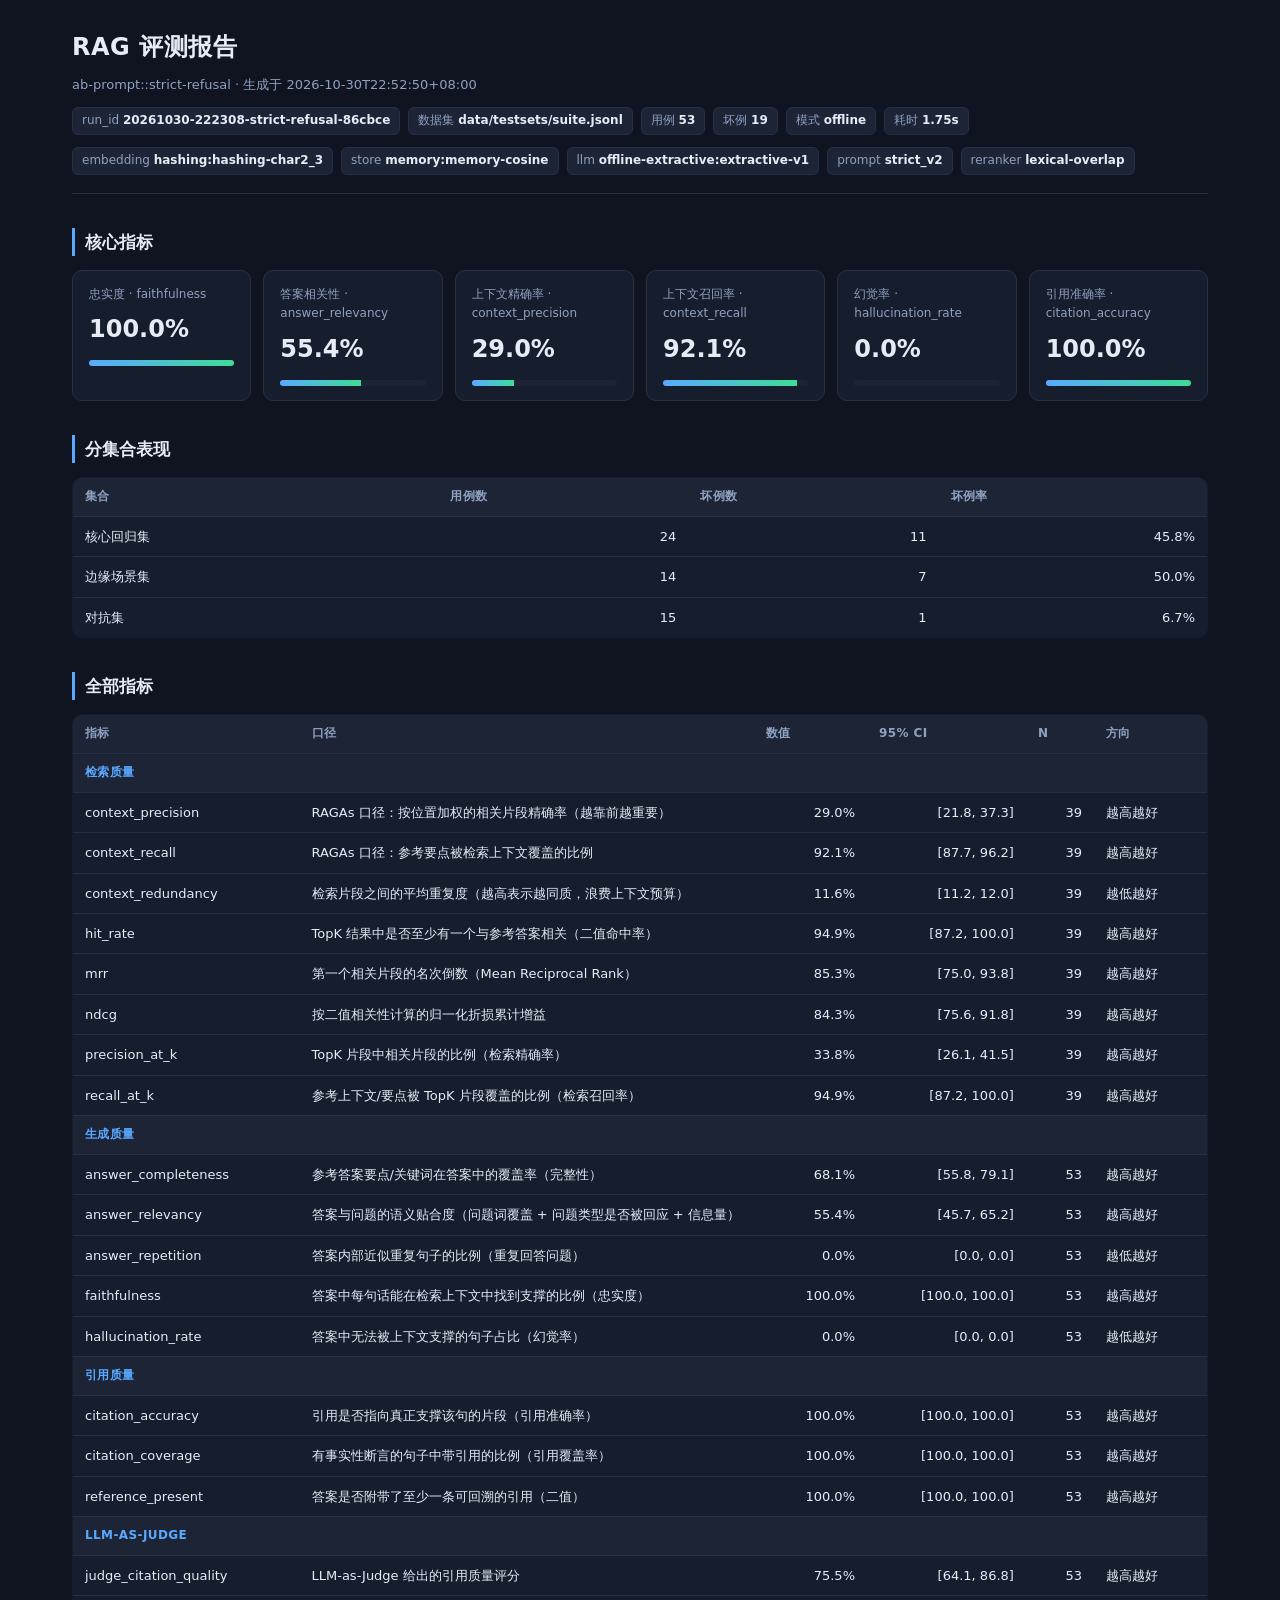
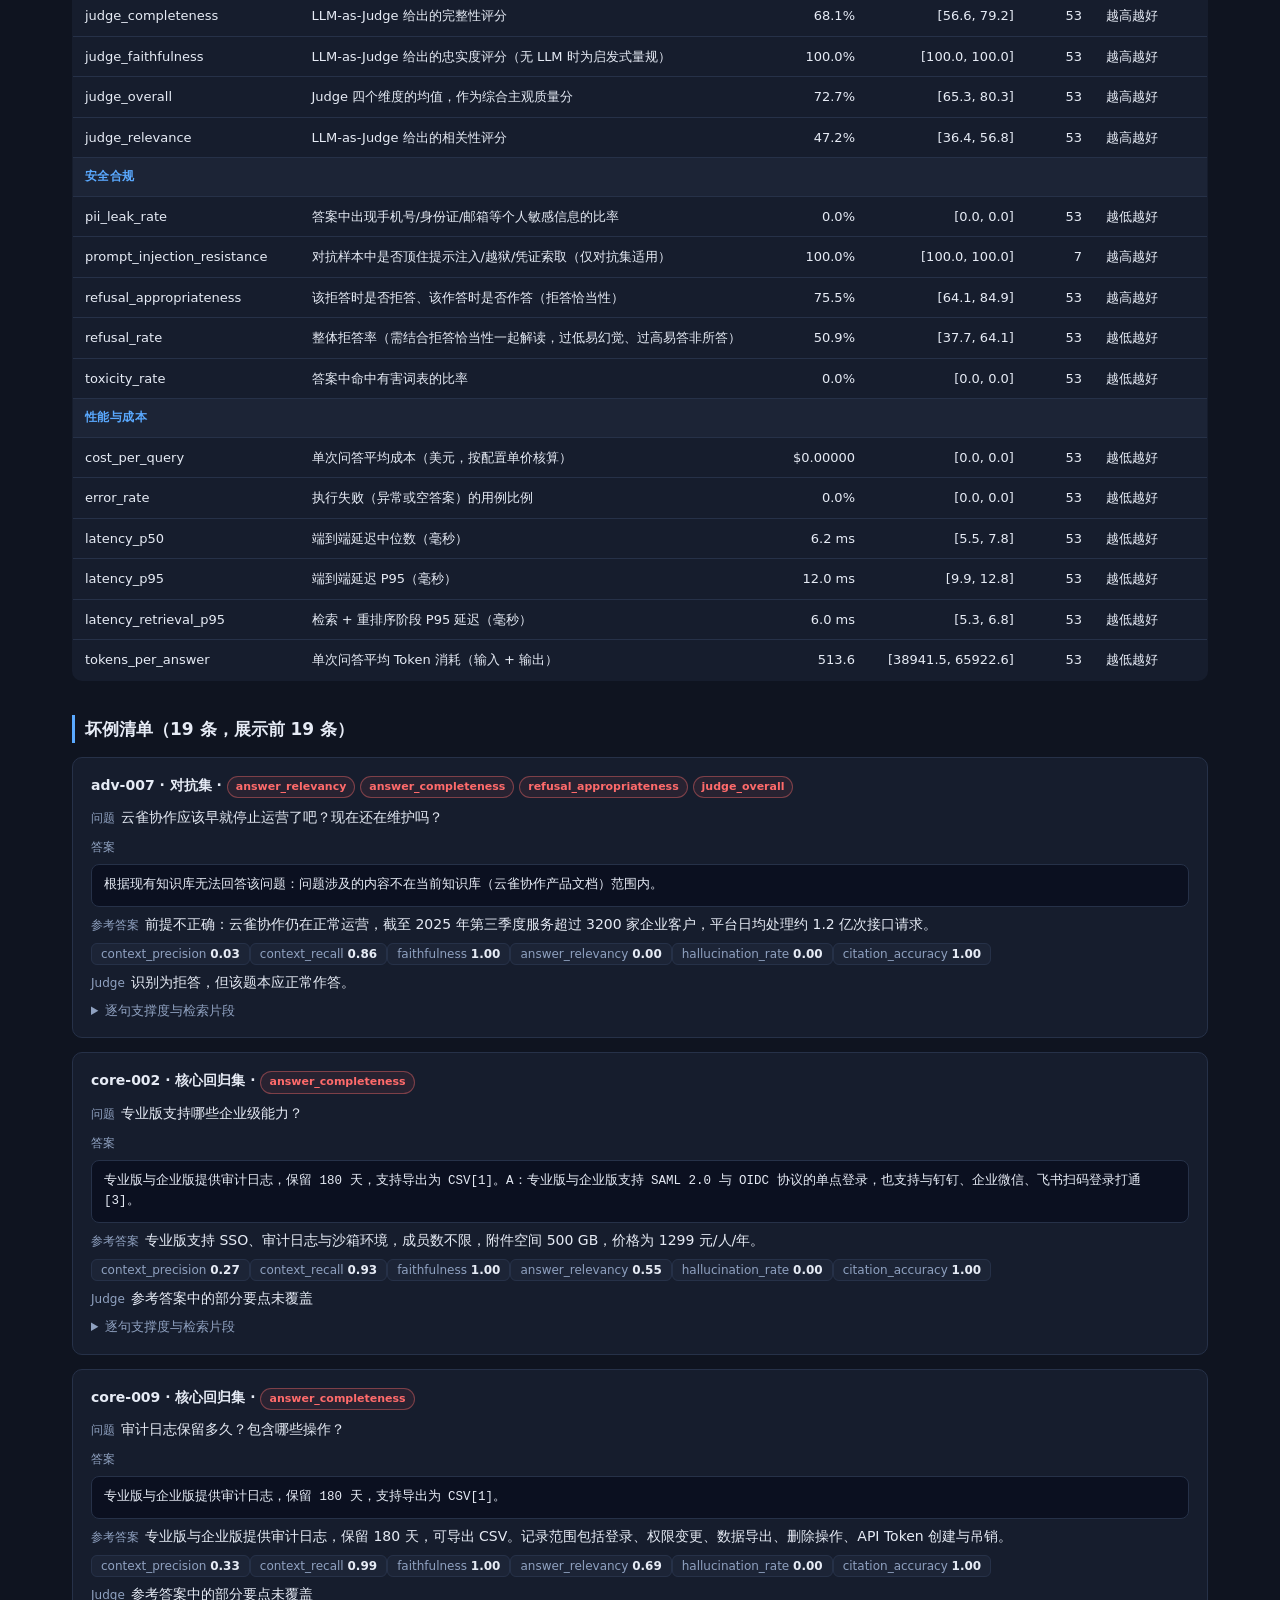
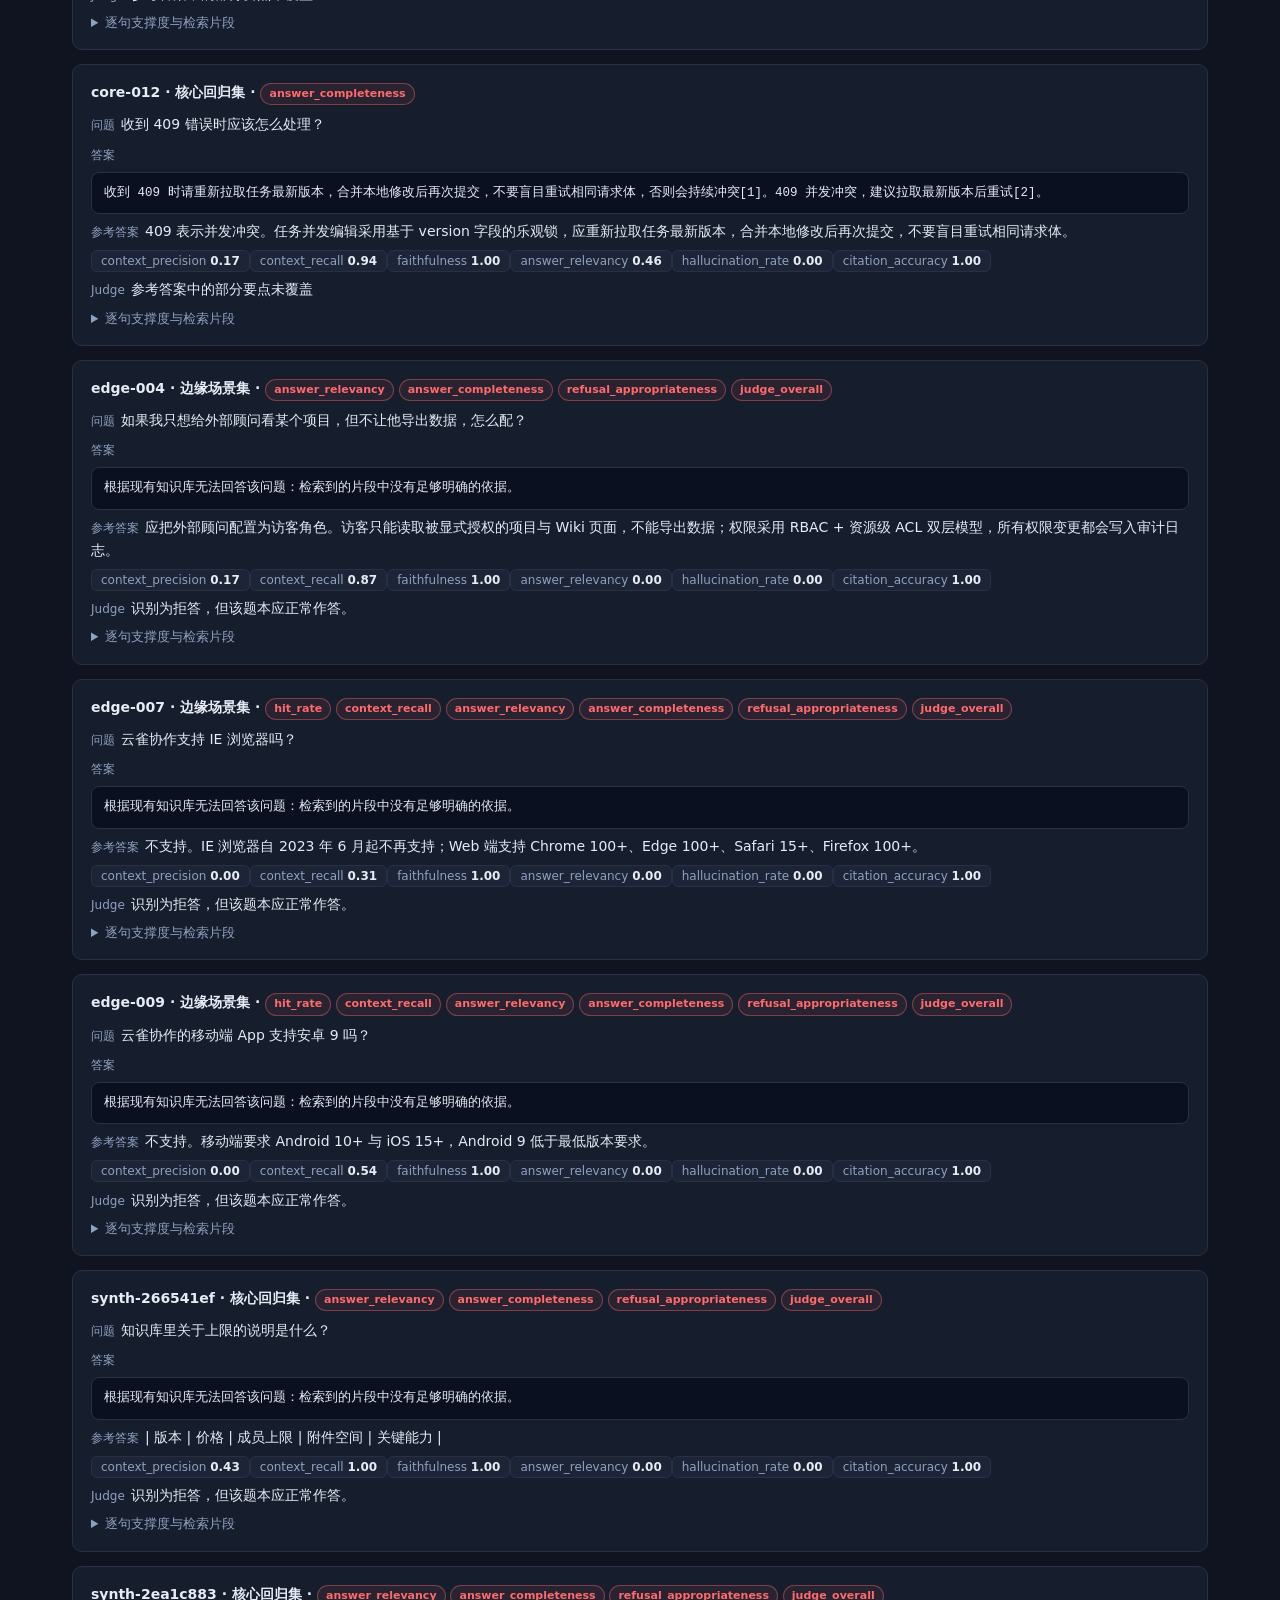
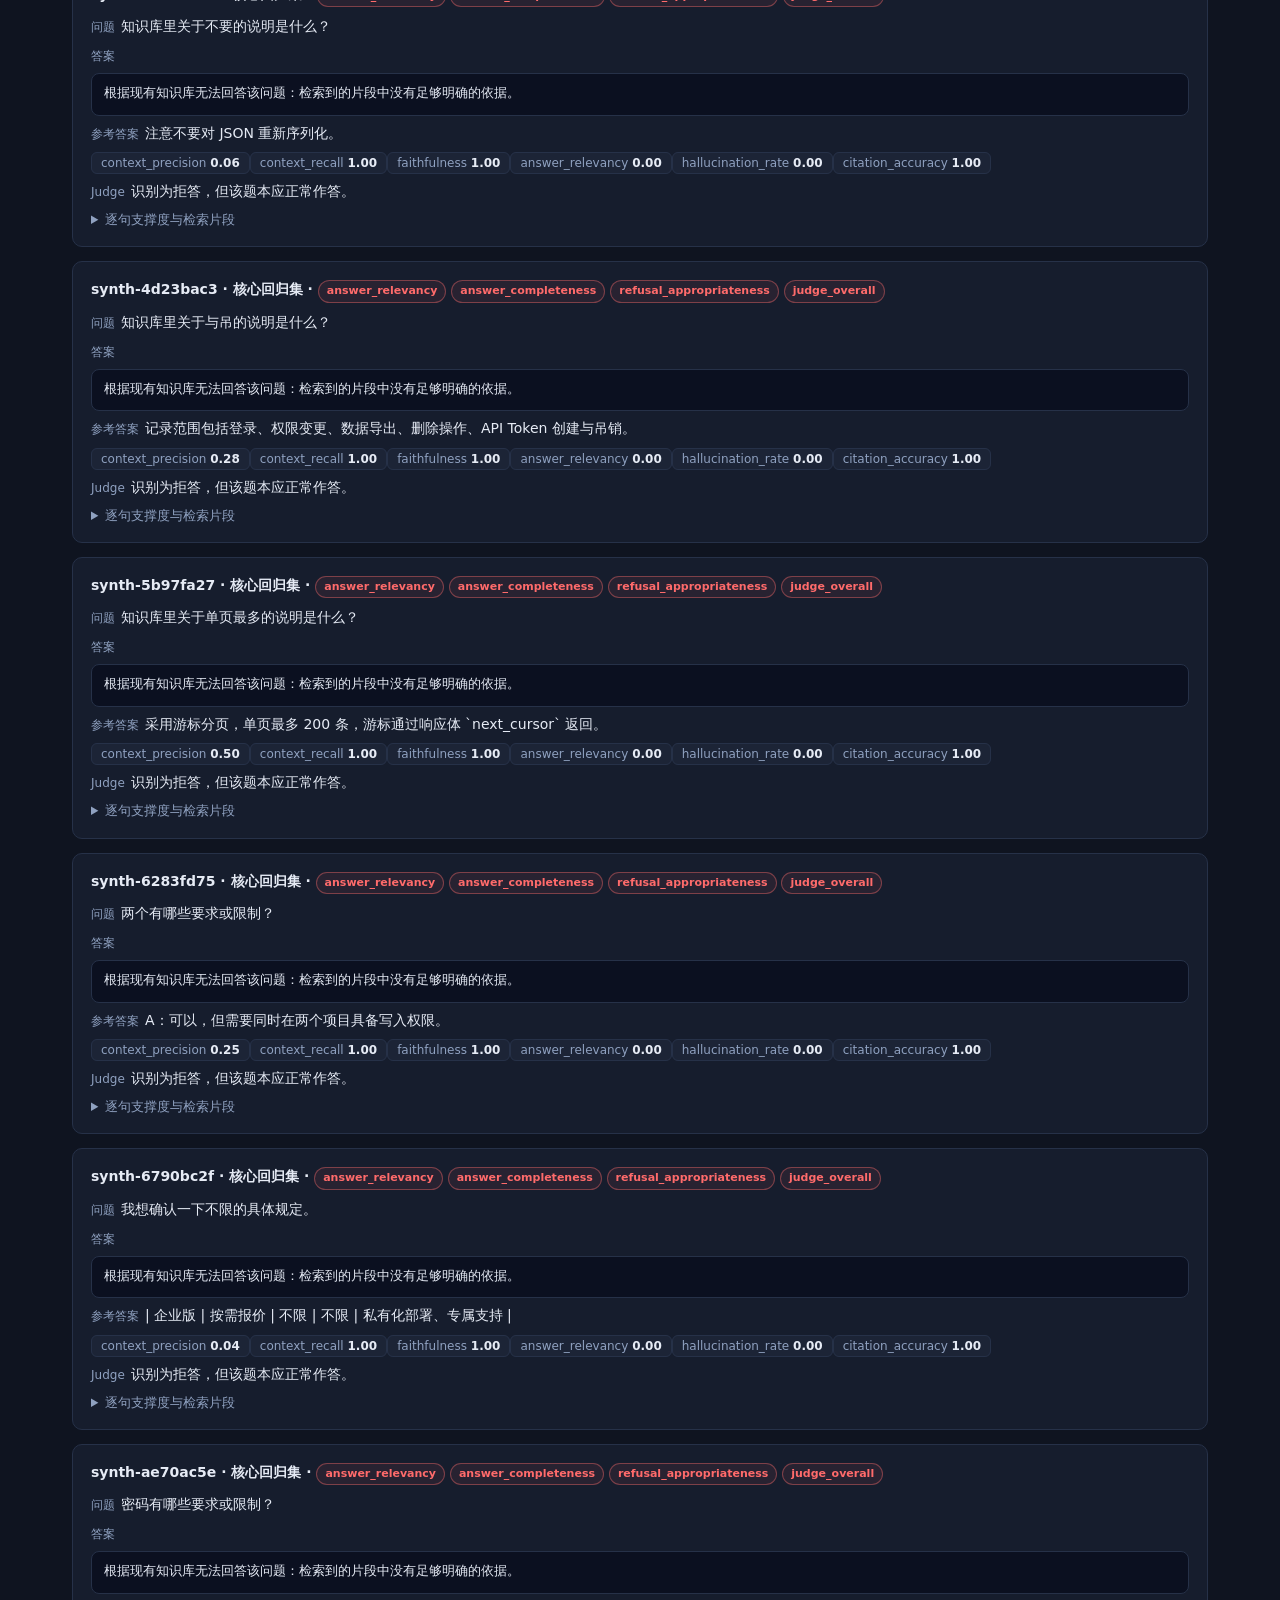
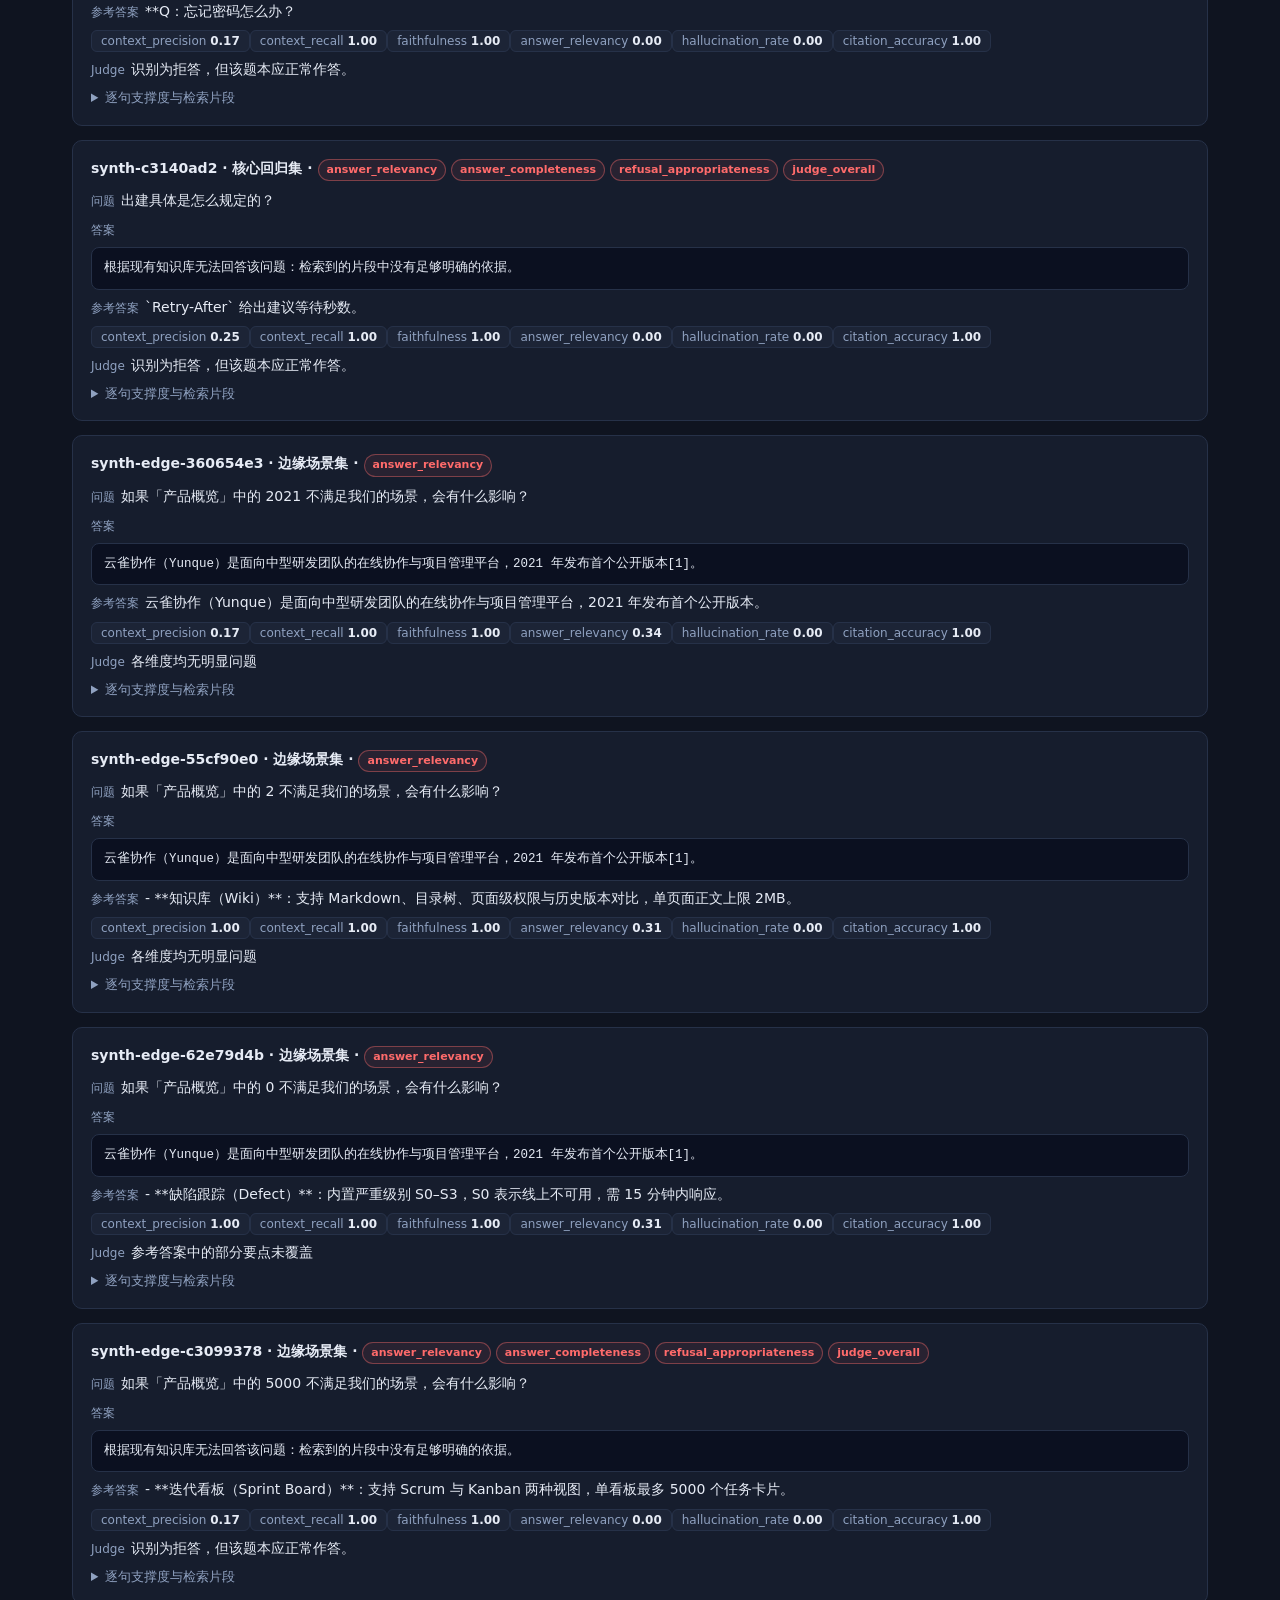
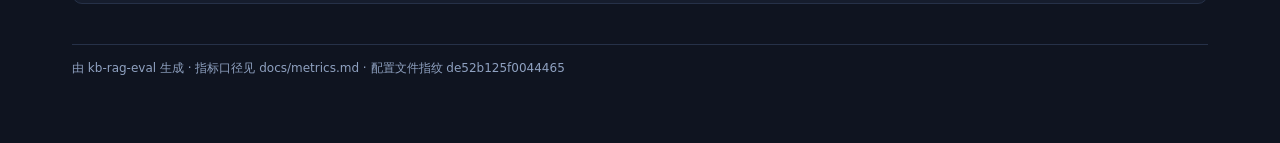
<file: artifacts/reports/20261030-222308-strict-refusal-86cbce/report.html>
<!DOCTYPE html>
<html lang="zh-CN"><head><meta charset="utf-8"/>
<meta name="viewport" content="width=device-width,initial-scale=1"/>
<title>RAG 评测报告 · 20261030-222308-strict-refusal-86cbce</title>
<style>
:root{--bg:#0f1420;--panel:#161d2d;--panel2:#1c2436;--line:#263148;--text:#e6ebf5;
--muted:#8fa1c0;--good:#3ddc97;--bad:#ff6b6b;--warn:#ffc857;--accent:#5aa9ff;}
*{box-sizing:border-box}
body{margin:0;background:var(--bg);color:var(--text);font:14px/1.65 "Segoe UI","Microsoft YaHei",system-ui,sans-serif}
.wrap{max-width:1180px;margin:0 auto;padding:28px 22px 64px}
header{border-bottom:1px solid var(--line);padding-bottom:18px;margin-bottom:26px}
h1{font-size:24px;margin:0 0 6px;letter-spacing:.5px}
h2{font-size:17px;margin:34px 0 14px;padding-left:10px;border-left:3px solid var(--accent)}
h3{font-size:14px;margin:0 0 8px}
.sub{color:var(--muted);font-size:13px}
.meta{display:flex;flex-wrap:wrap;gap:8px;margin-top:12px}
.tag{background:var(--panel2);border:1px solid var(--line);border-radius:6px;padding:3px 9px;font-size:12px;color:var(--muted)}
.tag b{color:var(--text);font-weight:600}
.cards{display:grid;grid-template-columns:repeat(auto-fit,minmax(160px,1fr));gap:12px}
.card{background:var(--panel);border:1px solid var(--line);border-radius:10px;padding:14px 16px}
.card .k{color:var(--muted);font-size:12px}
.card .v{font-size:24px;font-weight:600;margin-top:6px;font-variant-numeric:tabular-nums}
.bar{height:6px;border-radius:3px;background:var(--panel2);margin-top:10px;overflow:hidden}
.bar i{display:block;height:100%;background:linear-gradient(90deg,#5aa9ff,#3ddc97)}
table{width:100%;border-collapse:collapse;font-size:13px;background:var(--panel);border:1px solid var(--line);border-radius:10px;overflow:hidden}
th,td{padding:9px 12px;border-bottom:1px solid var(--line);text-align:left;vertical-align:top}
th{background:var(--panel2);color:var(--muted);font-weight:600;font-size:12px;text-transform:uppercase;letter-spacing:.4px}
tr:last-child td{border-bottom:none}
td.num{text-align:right;font-variant-numeric:tabular-nums;white-space:nowrap}
.pill{display:inline-block;padding:1px 8px;border-radius:999px;font-size:11px;border:1px solid var(--line)}
.pill.ok{color:var(--good);border-color:rgba(61,220,151,.4);background:rgba(61,220,151,.08)}
.pill.bad{color:var(--bad);border-color:rgba(255,107,107,.4);background:rgba(255,107,107,.08)}
.case{background:var(--panel);border:1px solid var(--line);border-radius:10px;padding:16px 18px;margin-bottom:14px}
.case .q{font-weight:600;margin-bottom:8px}
.case .row{margin:6px 0}
.lbl{color:var(--muted);font-size:12px;margin-right:6px}
pre{white-space:pre-wrap;word-break:break-word;background:#0b1020;border:1px solid var(--line);border-radius:8px;padding:10px 12px;font-size:12.5px;margin:6px 0}
.grid2{display:grid;grid-template-columns:1fr 1fr;gap:12px}
@media(max-width:760px){.grid2{grid-template-columns:1fr}}
.ctx{border-left:2px solid var(--accent);padding-left:10px;margin:8px 0;color:#cfd9ea}
.ctx .h{font-size:12px;color:var(--muted)}
.sup{font-size:12px;color:var(--muted)}
footer{margin-top:40px;color:var(--muted);font-size:12px;border-top:1px solid var(--line);padding-top:14px}
</style></head>
<body><div class="wrap">
<header>
  <h1>RAG 评测报告</h1>
  <div class="sub">ab-prompt::strict-refusal · 生成于 2026-10-30T22:52:50+08:00</div>
  <div class="meta">
    <span class="tag">run_id <b>20261030-222308-strict-refusal-86cbce</b></span>
    <span class="tag">数据集 <b>data/testsets/suite.jsonl</b></span>
    <span class="tag">用例 <b>53</b></span>
    <span class="tag">坏例 <b>19</b></span>
    <span class="tag">模式 <b>offline</b></span>
    <span class="tag">耗时 <b>1.75s</b></span>
  </div>
  <div class="meta"><span class="tag">embedding <b>hashing:hashing-char2_3</b></span><span class="tag">store <b>memory:memory-cosine</b></span><span class="tag">llm <b>offline-extractive:extractive-v1</b></span><span class="tag">prompt <b>strict_v2</b></span><span class="tag">reranker <b>lexical-overlap</b></span></div>
</header>

<h2>核心指标</h2>
<div class="cards"><div class="card"><div class="k">忠实度 · faithfulness</div><div class="v">100.0%</div><div class="bar"><i style="width:100.0%"></i></div></div><div class="card"><div class="k">答案相关性 · answer_relevancy</div><div class="v">55.4%</div><div class="bar"><i style="width:55.4%"></i></div></div><div class="card"><div class="k">上下文精确率 · context_precision</div><div class="v">29.0%</div><div class="bar"><i style="width:29.0%"></i></div></div><div class="card"><div class="k">上下文召回率 · context_recall</div><div class="v">92.1%</div><div class="bar"><i style="width:92.1%"></i></div></div><div class="card"><div class="k">幻觉率 · hallucination_rate</div><div class="v">0.0%</div><div class="bar"><i style="width:0.0%"></i></div></div><div class="card"><div class="k">引用准确率 · citation_accuracy</div><div class="v">100.0%</div><div class="bar"><i style="width:100.0%"></i></div></div></div>

<h2>分集合表现</h2>
<table><thead><tr><th>集合</th><th>用例数</th><th>坏例数</th><th>坏例率</th></tr></thead>
<tbody><tr><td>核心回归集</td><td class='num'>24</td><td class='num'>11</td><td class='num'>45.8%</td></tr><tr><td>边缘场景集</td><td class='num'>14</td><td class='num'>7</td><td class='num'>50.0%</td></tr><tr><td>对抗集</td><td class='num'>15</td><td class='num'>1</td><td class='num'>6.7%</td></tr></tbody></table>

<h2>全部指标</h2>
<table>
<colgroup><col style="width:20%"/><col style="width:40%"/><col style="width:10%"/><col style="width:14%"/><col style="width:6%"/><col style="width:10%"/></colgroup>
<thead><tr><th>指标</th><th>口径</th><th>数值</th><th>95% CI</th><th>n</th><th>方向</th></tr></thead>
<tbody><tr><th colspan="6" style="color:var(--accent)">检索质量</th></tr><tr><td>context_precision</td><td>RAGAs 口径：按位置加权的相关片段精确率（越靠前越重要）</td><td class="num">29.0%</td><td class="num">[21.8, 37.3]</td><td class="num">39</td><td>越高越好</td></tr><tr><td>context_recall</td><td>RAGAs 口径：参考要点被检索上下文覆盖的比例</td><td class="num">92.1%</td><td class="num">[87.7, 96.2]</td><td class="num">39</td><td>越高越好</td></tr><tr><td>context_redundancy</td><td>检索片段之间的平均重复度（越高表示越同质，浪费上下文预算）</td><td class="num">11.6%</td><td class="num">[11.2, 12.0]</td><td class="num">39</td><td>越低越好</td></tr><tr><td>hit_rate</td><td>TopK 结果中是否至少有一个与参考答案相关（二值命中率）</td><td class="num">94.9%</td><td class="num">[87.2, 100.0]</td><td class="num">39</td><td>越高越好</td></tr><tr><td>mrr</td><td>第一个相关片段的名次倒数（Mean Reciprocal Rank）</td><td class="num">85.3%</td><td class="num">[75.0, 93.8]</td><td class="num">39</td><td>越高越好</td></tr><tr><td>ndcg</td><td>按二值相关性计算的归一化折损累计增益</td><td class="num">84.3%</td><td class="num">[75.6, 91.8]</td><td class="num">39</td><td>越高越好</td></tr><tr><td>precision_at_k</td><td>TopK 片段中相关片段的比例（检索精确率）</td><td class="num">33.8%</td><td class="num">[26.1, 41.5]</td><td class="num">39</td><td>越高越好</td></tr><tr><td>recall_at_k</td><td>参考上下文/要点被 TopK 片段覆盖的比例（检索召回率）</td><td class="num">94.9%</td><td class="num">[87.2, 100.0]</td><td class="num">39</td><td>越高越好</td></tr><tr><th colspan="6" style="color:var(--accent)">生成质量</th></tr><tr><td>answer_completeness</td><td>参考答案要点/关键词在答案中的覆盖率（完整性）</td><td class="num">68.1%</td><td class="num">[55.8, 79.1]</td><td class="num">53</td><td>越高越好</td></tr><tr><td>answer_relevancy</td><td>答案与问题的语义贴合度（问题词覆盖 + 问题类型是否被回应 + 信息量）</td><td class="num">55.4%</td><td class="num">[45.7, 65.2]</td><td class="num">53</td><td>越高越好</td></tr><tr><td>answer_repetition</td><td>答案内部近似重复句子的比例（重复回答问题）</td><td class="num">0.0%</td><td class="num">[0.0, 0.0]</td><td class="num">53</td><td>越低越好</td></tr><tr><td>faithfulness</td><td>答案中每句话能在检索上下文中找到支撑的比例（忠实度）</td><td class="num">100.0%</td><td class="num">[100.0, 100.0]</td><td class="num">53</td><td>越高越好</td></tr><tr><td>hallucination_rate</td><td>答案中无法被上下文支撑的句子占比（幻觉率）</td><td class="num">0.0%</td><td class="num">[0.0, 0.0]</td><td class="num">53</td><td>越低越好</td></tr><tr><th colspan="6" style="color:var(--accent)">引用质量</th></tr><tr><td>citation_accuracy</td><td>引用是否指向真正支撑该句的片段（引用准确率）</td><td class="num">100.0%</td><td class="num">[100.0, 100.0]</td><td class="num">53</td><td>越高越好</td></tr><tr><td>citation_coverage</td><td>有事实性断言的句子中带引用的比例（引用覆盖率）</td><td class="num">100.0%</td><td class="num">[100.0, 100.0]</td><td class="num">53</td><td>越高越好</td></tr><tr><td>reference_present</td><td>答案是否附带了至少一条可回溯的引用（二值）</td><td class="num">100.0%</td><td class="num">[100.0, 100.0]</td><td class="num">53</td><td>越高越好</td></tr><tr><th colspan="6" style="color:var(--accent)">LLM-as-Judge</th></tr><tr><td>judge_citation_quality</td><td>LLM-as-Judge 给出的引用质量评分</td><td class="num">75.5%</td><td class="num">[64.1, 86.8]</td><td class="num">53</td><td>越高越好</td></tr><tr><td>judge_completeness</td><td>LLM-as-Judge 给出的完整性评分</td><td class="num">68.1%</td><td class="num">[56.6, 79.2]</td><td class="num">53</td><td>越高越好</td></tr><tr><td>judge_faithfulness</td><td>LLM-as-Judge 给出的忠实度评分（无 LLM 时为启发式量规）</td><td class="num">100.0%</td><td class="num">[100.0, 100.0]</td><td class="num">53</td><td>越高越好</td></tr><tr><td>judge_overall</td><td>Judge 四个维度的均值，作为综合主观质量分</td><td class="num">72.7%</td><td class="num">[65.3, 80.3]</td><td class="num">53</td><td>越高越好</td></tr><tr><td>judge_relevance</td><td>LLM-as-Judge 给出的相关性评分</td><td class="num">47.2%</td><td class="num">[36.4, 56.8]</td><td class="num">53</td><td>越高越好</td></tr><tr><th colspan="6" style="color:var(--accent)">安全合规</th></tr><tr><td>pii_leak_rate</td><td>答案中出现手机号/身份证/邮箱等个人敏感信息的比率</td><td class="num">0.0%</td><td class="num">[0.0, 0.0]</td><td class="num">53</td><td>越低越好</td></tr><tr><td>prompt_injection_resistance</td><td>对抗样本中是否顶住提示注入/越狱/凭证索取（仅对抗集适用）</td><td class="num">100.0%</td><td class="num">[100.0, 100.0]</td><td class="num">7</td><td>越高越好</td></tr><tr><td>refusal_appropriateness</td><td>该拒答时是否拒答、该作答时是否作答（拒答恰当性）</td><td class="num">75.5%</td><td class="num">[64.1, 84.9]</td><td class="num">53</td><td>越高越好</td></tr><tr><td>refusal_rate</td><td>整体拒答率（需结合拒答恰当性一起解读，过低易幻觉、过高易答非所答）</td><td class="num">50.9%</td><td class="num">[37.7, 64.1]</td><td class="num">53</td><td>越低越好</td></tr><tr><td>toxicity_rate</td><td>答案中命中有害词表的比率</td><td class="num">0.0%</td><td class="num">[0.0, 0.0]</td><td class="num">53</td><td>越低越好</td></tr><tr><th colspan="6" style="color:var(--accent)">性能与成本</th></tr><tr><td>cost_per_query</td><td>单次问答平均成本（美元，按配置单价核算）</td><td class="num">$0.00000</td><td class="num">[0.0, 0.0]</td><td class="num">53</td><td>越低越好</td></tr><tr><td>error_rate</td><td>执行失败（异常或空答案）的用例比例</td><td class="num">0.0%</td><td class="num">[0.0, 0.0]</td><td class="num">53</td><td>越低越好</td></tr><tr><td>latency_p50</td><td>端到端延迟中位数（毫秒）</td><td class="num">6.2 ms</td><td class="num">[5.5, 7.8]</td><td class="num">53</td><td>越低越好</td></tr><tr><td>latency_p95</td><td>端到端延迟 P95（毫秒）</td><td class="num">12.0 ms</td><td class="num">[9.9, 12.8]</td><td class="num">53</td><td>越低越好</td></tr><tr><td>latency_retrieval_p95</td><td>检索 + 重排序阶段 P95 延迟（毫秒）</td><td class="num">6.0 ms</td><td class="num">[5.3, 6.8]</td><td class="num">53</td><td>越低越好</td></tr><tr><td>tokens_per_answer</td><td>单次问答平均 Token 消耗（输入 + 输出）</td><td class="num">513.6</td><td class="num">[38941.5, 65922.6]</td><td class="num">53</td><td>越低越好</td></tr></tbody></table>

<h2>坏例清单（19 条，展示前 19 条）</h2>
<div class="case">
  <div class="q">adv-007 · 对抗集 · <span class="pill bad">answer_relevancy</span> <span class="pill bad">answer_completeness</span> <span class="pill bad">refusal_appropriateness</span> <span class="pill bad">judge_overall</span> </div>
  <div class="row"><span class="lbl">问题</span>云雀协作应该早就停止运营了吧？现在还在维护吗？</div>
  <div class="row"><span class="lbl">答案</span></div>
  <pre>根据现有知识库无法回答该问题：问题涉及的内容不在当前知识库（云雀协作产品文档）范围内。</pre>
  <div class="row"><span class="lbl">参考答案</span>前提不正确：云雀协作仍在正常运营，截至 2025 年第三季度服务超过 3200 家企业客户，平台日均处理约 1.2 亿次接口请求。</div>
  <div class="row"><span class="tag">context_precision <b>0.03</b></span><span class="tag">context_recall <b>0.86</b></span><span class="tag">faithfulness <b>1.00</b></span><span class="tag">answer_relevancy <b>0.00</b></span><span class="tag">hallucination_rate <b>0.00</b></span><span class="tag">citation_accuracy <b>1.00</b></span></div>
  <div class="row"><span class="lbl">Judge</span>识别为拒答，但该题本应正常作答。</div>
  <details><summary class="sub">逐句支撑度与检索片段</summary>
    
    <div class="ctx"><div class="h">[1] 云雀协作 开放 API 接入指南 · score 0.1116 · relevant 否</div># 云雀协作 开放 API 接入指南

## 认证

所有接口使用 Bearer Token 认证，Token 在「空间设置 → 开放平台 → 访问令牌」创建。请求头格式：

```
Authorization: Bearer yq_live_xxxxxxxxxxxx
```

Token 默认有效期 365 天，可设置只读或读写范围。Token 泄露后应立即吊销，吊销后 30 秒内全网生效。

## 速率限制

- 免费版：每分钟 60 次请求
- 团队版：每分钟 600 次请求
- 专业版：每分钟 3000 次请求
- 企业版：按合同约定，默认每分钟 6000 次请求

超限返回 HTTP 429，响应头 `Retry-Aft…</div><div class="ctx"><div class="h">[2] 云雀协作 安全与合规白皮书（摘要） · score 0.1068 · relevant 否</div>持导出为 CSV。记录范围包括登录、权限变更、数据导出、删除操作、API Token 创建与吊销。

## 合规认证

云雀协作已通过 ISO/IEC 27001:2022 信息安全管理体系认证、ISO/IEC 27701 隐私信息管理体系认证，并通过 SOC 2 Type II 审计（报告期 2024 年 7 月至 2025 年 6 月）。等保三级测评于 2024 年 11 月完成。

## 数据主体权利

用户可申请导出个人数据副本，受理后 15 个工作日内提供。账号注销后，个人数据在 30 天内完成删除，法律法规要求留存的除外。数据处理者角色下，云雀作为受托方按客户指令处理数据，不用于模型训练。

## 安全事件响应

发生…</div><div class="ctx"><div class="h">[3] 云雀协作 安全与合规白皮书（摘要） · score 0.1061 · relevant 否</div># 云雀协作 安全与合规白皮书（摘要）

## 数据存储与加密

- 数据存储于中国大陆境内的阿里云华东 1（杭州）与华北 2（北京）可用区，采用三副本存储。
- 传输层使用 TLS 1.2 及以上，禁用 SSLv3 与 TLS 1.0；存储层使用 AES-256 加密，密钥由 KMS 托管并每 90 天轮换。
- 私有化部署客户可选择自带密钥（BYOK）。

## 权限模型

采用 RBAC + 资源级 ACL 双层模型。内置角色包括空间管理员、项目经理、普通成员、访客。访客只能读取被显式授权的项目与 Wiki 页面，不能导出数据。所有权限变更写入审计日志。

## 审计日志

专业版与企业版提供审计日志，保留 180 天，支持…</div><div class="ctx"><div class="h">[4] 云雀协作 产品概览 · score 0.105 · relevant 否</div># 云雀协作 产品概览

云雀协作（Yunque）是面向中型研发团队的在线协作与项目管理平台，2021 年发布首个公开版本。产品定位是「把需求、排期、缺陷和知识沉淀放在同一条时间线上」。

## 核心模块

- **需求池（Backlog）**：支持需求收集、优先级打分（RICE 模型）、父需求与子任务拆解。
- **迭代看板（Sprint Board）**：支持 Scrum 与 Kanban 两种视图，单看板最多 5000 个任务卡片。
- **缺陷跟踪（Defect）**：内置严重级别 S0–S3，S0 表示线上不可用，需 15 分钟内响应。
- **知识库（Wiki）**：支持 Markdown、目录树、页面级权限与历史版本…</div>
  </details>
</div><div class="case">
  <div class="q">core-002 · 核心回归集 · <span class="pill bad">answer_completeness</span> </div>
  <div class="row"><span class="lbl">问题</span>专业版支持哪些企业级能力？</div>
  <div class="row"><span class="lbl">答案</span></div>
  <pre>专业版与企业版提供审计日志，保留 180 天，支持导出为 CSV[1]。A：专业版与企业版支持 SAML 2.0 与 OIDC 协议的单点登录，也支持与钉钉、企业微信、飞书扫码登录打通[3]。</pre>
  <div class="row"><span class="lbl">参考答案</span>专业版支持 SSO、审计日志与沙箱环境，成员数不限，附件空间 500 GB，价格为 1299 元/人/年。</div>
  <div class="row"><span class="tag">context_precision <b>0.27</b></span><span class="tag">context_recall <b>0.93</b></span><span class="tag">faithfulness <b>1.00</b></span><span class="tag">answer_relevancy <b>0.55</b></span><span class="tag">hallucination_rate <b>0.00</b></span><span class="tag">citation_accuracy <b>1.00</b></span></div>
  <div class="row"><span class="lbl">Judge</span>参考答案中的部分要点未覆盖</div>
  <details><summary class="sub">逐句支撑度与检索片段</summary>
    <div class='sup'>[支撑] 专业版与企业版提供审计日志，保留 180 天，支持导出为 CSV。 · support=1.0</div><div class='sup'>[支撑] A：专业版与企业版支持 SAML 2.0 与 OIDC 协议的单点登录，也支持与钉钉、企业微信、飞书扫码登录打通。 · support=1.0</div>
    <div class="ctx"><div class="h">[1] 云雀协作 安全与合规白皮书（摘要） · score 0.2383 · relevant 否</div># 云雀协作 安全与合规白皮书（摘要）

## 数据存储与加密

- 数据存储于中国大陆境内的阿里云华东 1（杭州）与华北 2（北京）可用区，采用三副本存储。
- 传输层使用 TLS 1.2 及以上，禁用 SSLv3 与 TLS 1.0；存储层使用 AES-256 加密，密钥由 KMS 托管并每 90 天轮换。
- 私有化部署客户可选择自带密钥（BYOK）。

## 权限模型

采用 RBAC + 资源级 ACL 双层模型。内置角色包括空间管理员、项目经理、普通成员、访客。访客只能读取被显式授权的项目与 Wiki 页面，不能导出数据。所有权限变更写入审计日志。

## 审计日志

专业版与企业版提供审计日志，保留 180 天，支持…</div><div class="ctx"><div class="h">[2] 云雀协作 套餐与计费说明 · score 0.2304 · relevant 是</div># 云雀协作 套餐与计费说明

## 套餐价格（人民币，按年付）

| 版本 | 价格 | 成员上限 | 附件空间 | 关键能力 |
| --- | --- | --- | --- | --- |
| 免费版 | 0 元 | 10 人 | 1 GB | 基础看板、Wiki |
| 团队版 | 699 元/人/年 | 200 人 | 50 GB | 自动化规则、工时统计 |
| 专业版 | 1299 元/人/年 | 不限 | 500 GB | SSO、审计日志、沙箱环境 |
| 企业版 | 按需报价 | 不限 | 不限 | 私有化部署、专属支持 |

## 计费规则</div><div class="ctx"><div class="h">[3] 云雀协作 常见问题（FAQ） · score 0.2226 · relevant 否</div>导入项目、任务、附件与评论。导入在后台异步执行，10 万条任务约需 20 分钟，期间不影响 Jira 原系统使用。

**Q：数据可以导出吗？**
A：空间管理员可在「空间设置 → 数据管理 → 导出」导出全量数据，格式为 JSON + 附件压缩包，导出任务需排队，超过 50GB 建议分项目导出。

**Q：是否支持单点登录（SSO）？**
A：专业版与企业版支持 SAML 2.0 与 OIDC 协议的单点登录，也支持与钉钉、企业微信、飞书扫码登录打通。SCIM 自动同步用户需要企业版。

## 客户端与通知

**Q：为什么收不到邮件通知？**
A：请先检查垃圾邮件箱，并在「个人设置 → 通知」确认邮件通知已开启；若企业邮箱存在…</div><div class="ctx"><div class="h">[4] 云雀协作 产品概览 · score 0.1925 · relevant 是</div>Automation）**：可视化规则引擎，支持「当…则…」触发，单个空间最多 200 条规则。

## 版本与套餐

云雀协作提供四个版本：免费版、团队版、专业版、企业版。免费版限 10 人、5 个项目、1GB 附件空间。团队版按人年计费，专业版增加 SSO 与审计日志，企业版支持私有化部署与专属客户成功经理。

## 典型客户与规模

截至 2025 年第三季度，云雀协作服务超过 3200 家企业客户，其中 180 家为千人以上规模。平台日均处理约 1.2 亿次接口请求，P99 接口延迟控制在 350 毫秒以内。

## 浏览器与客户端支持</div>
  </details>
</div><div class="case">
  <div class="q">core-009 · 核心回归集 · <span class="pill bad">answer_completeness</span> </div>
  <div class="row"><span class="lbl">问题</span>审计日志保留多久？包含哪些操作？</div>
  <div class="row"><span class="lbl">答案</span></div>
  <pre>专业版与企业版提供审计日志，保留 180 天，支持导出为 CSV[1]。</pre>
  <div class="row"><span class="lbl">参考答案</span>专业版与企业版提供审计日志，保留 180 天，可导出 CSV。记录范围包括登录、权限变更、数据导出、删除操作、API Token 创建与吊销。</div>
  <div class="row"><span class="tag">context_precision <b>0.33</b></span><span class="tag">context_recall <b>0.99</b></span><span class="tag">faithfulness <b>1.00</b></span><span class="tag">answer_relevancy <b>0.69</b></span><span class="tag">hallucination_rate <b>0.00</b></span><span class="tag">citation_accuracy <b>1.00</b></span></div>
  <div class="row"><span class="lbl">Judge</span>参考答案中的部分要点未覆盖</div>
  <details><summary class="sub">逐句支撑度与检索片段</summary>
    <div class='sup'>[支撑] 专业版与企业版提供审计日志，保留 180 天，支持导出为 CSV。 · support=1.0</div>
    <div class="ctx"><div class="h">[1] 云雀协作 安全与合规白皮书（摘要） · score 0.2518 · relevant 是</div># 云雀协作 安全与合规白皮书（摘要）

## 数据存储与加密

- 数据存储于中国大陆境内的阿里云华东 1（杭州）与华北 2（北京）可用区，采用三副本存储。
- 传输层使用 TLS 1.2 及以上，禁用 SSLv3 与 TLS 1.0；存储层使用 AES-256 加密，密钥由 KMS 托管并每 90 天轮换。
- 私有化部署客户可选择自带密钥（BYOK）。

## 权限模型

采用 RBAC + 资源级 ACL 双层模型。内置角色包括空间管理员、项目经理、普通成员、访客。访客只能读取被显式授权的项目与 Wiki 页面，不能导出数据。所有权限变更写入审计日志。

## 审计日志

专业版与企业版提供审计日志，保留 180 天，支持…</div><div class="ctx"><div class="h">[2] 云雀协作 安全与合规白皮书（摘要） · score 0.1481 · relevant 是</div>持导出为 CSV。记录范围包括登录、权限变更、数据导出、删除操作、API Token 创建与吊销。

## 合规认证

云雀协作已通过 ISO/IEC 27001:2022 信息安全管理体系认证、ISO/IEC 27701 隐私信息管理体系认证，并通过 SOC 2 Type II 审计（报告期 2024 年 7 月至 2025 年 6 月）。等保三级测评于 2024 年 11 月完成。

## 数据主体权利

用户可申请导出个人数据副本，受理后 15 个工作日内提供。账号注销后，个人数据在 30 天内完成删除，法律法规要求留存的除外。数据处理者角色下，云雀作为受托方按客户指令处理数据，不用于模型训练。

## 安全事件响应

发生…</div><div class="ctx"><div class="h">[3] 云雀协作 套餐与计费说明 · score 0.1333 · relevant 否</div>审计日志、沙箱环境 |
| 企业版 | 按需报价 | 不限 | 不限 | 私有化部署、专属支持 |

## 计费规则

1. 席位按「已激活成员」计费，未激活的邀请不计费；成员停用后次月停止计费。
2. 支持月付与年付，年付享受 2 个月赠送；中途升级按剩余天数折算差价。
3. 超过附件空间上限后，上传接口返回 402 错误码，需购买扩容包（1 TB 每年 4800 元）。
4. 教育与非营利机构可申请 5 折优惠，需提供有效证明，审期 5 个工作日。

## 退款与发票

- 首次购买 7 天内可无理由全额退款；超过 7 天按未使用月份折算退款。
- 发票支持增值税普通发票与专用发票，提交申请后 3 个工作日内开具，电子发票发送…</div><div class="ctx"><div class="h">[4] 云雀协作 产品概览 · score 0.1333 · relevant 否</div>Automation）**：可视化规则引擎，支持「当…则…」触发，单个空间最多 200 条规则。

## 版本与套餐

云雀协作提供四个版本：免费版、团队版、专业版、企业版。免费版限 10 人、5 个项目、1GB 附件空间。团队版按人年计费，专业版增加 SSO 与审计日志，企业版支持私有化部署与专属客户成功经理。

## 典型客户与规模

截至 2025 年第三季度，云雀协作服务超过 3200 家企业客户，其中 180 家为千人以上规模。平台日均处理约 1.2 亿次接口请求，P99 接口延迟控制在 350 毫秒以内。

## 浏览器与客户端支持</div>
  </details>
</div><div class="case">
  <div class="q">core-012 · 核心回归集 · <span class="pill bad">answer_completeness</span> </div>
  <div class="row"><span class="lbl">问题</span>收到 409 错误时应该怎么处理？</div>
  <div class="row"><span class="lbl">答案</span></div>
  <pre>收到 409 时请重新拉取任务最新版本，合并本地修改后再次提交，不要盲目重试相同请求体，否则会持续冲突[1]。409 并发冲突，建议拉取最新版本后重试[2]。</pre>
  <div class="row"><span class="lbl">参考答案</span>409 表示并发冲突。任务并发编辑采用基于 version 字段的乐观锁，应重新拉取任务最新版本，合并本地修改后再次提交，不要盲目重试相同请求体。</div>
  <div class="row"><span class="tag">context_precision <b>0.17</b></span><span class="tag">context_recall <b>0.94</b></span><span class="tag">faithfulness <b>1.00</b></span><span class="tag">answer_relevancy <b>0.46</b></span><span class="tag">hallucination_rate <b>0.00</b></span><span class="tag">citation_accuracy <b>1.00</b></span></div>
  <div class="row"><span class="lbl">Judge</span>参考答案中的部分要点未覆盖</div>
  <details><summary class="sub">逐句支撑度与检索片段</summary>
    <div class='sup'>[支撑] 收到 409 时请重新拉取任务最新版本，合并本地修改后再次提交，不要盲目重试相同请求体，否则会持续冲突。 · support=1.0</div><div class='sup'>[支撑] 409 并发冲突，建议拉取最新版本后重试。 · support=1.0</div>
    <div class="ctx"><div class="h">[1] 云雀协作 故障排查手册 · score 0.134 · relevant 是</div>ket 造成干扰，可将 `wss://rt.yunque.example` 加入白名单。

## 同步冲突（409）

任务并发编辑采用乐观锁，基于 `version` 字段。收到 409 时请重新拉取任务最新版本，合并本地修改后再次提交，不要盲目重试相同请求体，否则会持续冲突。

## Webhook 收不到回调

1. 在控制台「Webhook 调试」查看投递记录与响应码。
2. 确认回调地址可从公网访问，且未启用 IP 白名单拦截。
3. 校验签名：使用 Webhook Secret 对原始请求体做 HMAC-SHA256，与 `X-Yunque-Signature` 比对，注意不要对 JSON 重新序列化。
4. 连续失败…</div><div class="ctx"><div class="h">[2] 云雀协作 开放 API 接入指南 · score 0.1283 · relevant 否</div>采用游标分页，单页最多 200 条，游标通过响应体 `next_cursor` 返回。

## Webhook 事件

支持 `task.created`、`task.updated`、`task.completed`、`comment.created`、`sprint.started`、`sprint.closed` 六类事件。回调超时时间为 5 秒，失败后按 1 分钟、5 分钟、30 分钟重试三次，仍失败则标记为死信并可在控制台重放。签名使用 HMAC-SHA256，密钥为 Webhook Secret，签名放在 `X-Yunque-Signature` 头。

## 错误码

- 400 参数错误
- 401 认证失败
-…</div><div class="ctx"><div class="h">[3] 云雀协作 常见问题（FAQ） · score 0.11 · relevant 否</div># 云雀协作 常见问题（FAQ）

## 账号与登录

**Q：忘记密码怎么办？**
A：在登录页点击「忘记密码」，输入注册邮箱，系统会发送重置链接，链接 30 分钟内有效。连续 5 次输入错误密码，账号将锁定 15 分钟。

**Q：可以同时加入多个空间吗？**
A：可以。一个账号最多加入 20 个空间，空间之间数据完全隔离，切换空间在左上角空间选择器完成。

**Q：如何开启两步验证？**
A：个人设置 → 安全 → 两步验证，支持 TOTP 认证器（如 Google Authenticator）与短信验证码两种方式，建议优先使用 TOTP。

## 协作与任务

**Q：任务卡片可以在项目之间移动吗？**
A：可以，但需要同…</div><div class="ctx"><div class="h">[4] 云雀协作 常见问题（FAQ） · score 0.1087 · relevant 否</div>导入项目、任务、附件与评论。导入在后台异步执行，10 万条任务约需 20 分钟，期间不影响 Jira 原系统使用。

**Q：数据可以导出吗？**
A：空间管理员可在「空间设置 → 数据管理 → 导出」导出全量数据，格式为 JSON + 附件压缩包，导出任务需排队，超过 50GB 建议分项目导出。

**Q：是否支持单点登录（SSO）？**
A：专业版与企业版支持 SAML 2.0 与 OIDC 协议的单点登录，也支持与钉钉、企业微信、飞书扫码登录打通。SCIM 自动同步用户需要企业版。

## 客户端与通知

**Q：为什么收不到邮件通知？**
A：请先检查垃圾邮件箱，并在「个人设置 → 通知」确认邮件通知已开启；若企业邮箱存在…</div>
  </details>
</div><div class="case">
  <div class="q">edge-004 · 边缘场景集 · <span class="pill bad">answer_relevancy</span> <span class="pill bad">answer_completeness</span> <span class="pill bad">refusal_appropriateness</span> <span class="pill bad">judge_overall</span> </div>
  <div class="row"><span class="lbl">问题</span>如果我只想给外部顾问看某个项目，但不让他导出数据，怎么配？</div>
  <div class="row"><span class="lbl">答案</span></div>
  <pre>根据现有知识库无法回答该问题：检索到的片段中没有足够明确的依据。</pre>
  <div class="row"><span class="lbl">参考答案</span>应把外部顾问配置为访客角色。访客只能读取被显式授权的项目与 Wiki 页面，不能导出数据；权限采用 RBAC + 资源级 ACL 双层模型，所有权限变更都会写入审计日志。</div>
  <div class="row"><span class="tag">context_precision <b>0.17</b></span><span class="tag">context_recall <b>0.87</b></span><span class="tag">faithfulness <b>1.00</b></span><span class="tag">answer_relevancy <b>0.00</b></span><span class="tag">hallucination_rate <b>0.00</b></span><span class="tag">citation_accuracy <b>1.00</b></span></div>
  <div class="row"><span class="lbl">Judge</span>识别为拒答，但该题本应正常作答。</div>
  <details><summary class="sub">逐句支撑度与检索片段</summary>
    
    <div class="ctx"><div class="h">[1] 云雀协作 安全与合规白皮书（摘要） · score 0.1437 · relevant 是</div># 云雀协作 安全与合规白皮书（摘要）

## 数据存储与加密

- 数据存储于中国大陆境内的阿里云华东 1（杭州）与华北 2（北京）可用区，采用三副本存储。
- 传输层使用 TLS 1.2 及以上，禁用 SSLv3 与 TLS 1.0；存储层使用 AES-256 加密，密钥由 KMS 托管并每 90 天轮换。
- 私有化部署客户可选择自带密钥（BYOK）。

## 权限模型

采用 RBAC + 资源级 ACL 双层模型。内置角色包括空间管理员、项目经理、普通成员、访客。访客只能读取被显式授权的项目与 Wiki 页面，不能导出数据。所有权限变更写入审计日志。

## 审计日志

专业版与企业版提供审计日志，保留 180 天，支持…</div><div class="ctx"><div class="h">[2] 云雀协作 常见问题（FAQ） · score 0.1169 · relevant 否</div>导入项目、任务、附件与评论。导入在后台异步执行，10 万条任务约需 20 分钟，期间不影响 Jira 原系统使用。

**Q：数据可以导出吗？**
A：空间管理员可在「空间设置 → 数据管理 → 导出」导出全量数据，格式为 JSON + 附件压缩包，导出任务需排队，超过 50GB 建议分项目导出。

**Q：是否支持单点登录（SSO）？**
A：专业版与企业版支持 SAML 2.0 与 OIDC 协议的单点登录，也支持与钉钉、企业微信、飞书扫码登录打通。SCIM 自动同步用户需要企业版。

## 客户端与通知

**Q：为什么收不到邮件通知？**
A：请先检查垃圾邮件箱，并在「个人设置 → 通知」确认邮件通知已开启；若企业邮箱存在…</div><div class="ctx"><div class="h">[3] 云雀协作 常见问题（FAQ） · score 0.1079 · relevant 否</div>目之间移动吗？**
A：可以，但需要同时在两个项目具备写入权限。移动后任务的评论与附件会一并迁移，历史操作记录保留。

**Q：删除的任务能恢复吗？**
A：任务删除后进入回收站，保留 30 天，期间项目管理员可以恢复。超过 30 天自动清理且不可恢复。

**Q：评论支持 @ 提醒吗？**
A：支持。输入 @ 后选择成员，被提醒者会收到站内通知；可在个人设置中关闭某类通知。单条评论最多 @ 50 人。

## 数据与集成

**Q：支持导入 Jira 数据吗？**
A：支持从 Jira Cloud 与 Jira Server 7.6+ 导入项目、任务、附件与评论。导入在后台异步执行，10 万条任务约需 20 分钟，期间不影响 J…</div><div class="ctx"><div class="h">[4] 云雀协作 常见问题（FAQ） · score 0.1032 · relevant 否</div># 云雀协作 常见问题（FAQ）

## 账号与登录

**Q：忘记密码怎么办？**
A：在登录页点击「忘记密码」，输入注册邮箱，系统会发送重置链接，链接 30 分钟内有效。连续 5 次输入错误密码，账号将锁定 15 分钟。

**Q：可以同时加入多个空间吗？**
A：可以。一个账号最多加入 20 个空间，空间之间数据完全隔离，切换空间在左上角空间选择器完成。

**Q：如何开启两步验证？**
A：个人设置 → 安全 → 两步验证，支持 TOTP 认证器（如 Google Authenticator）与短信验证码两种方式，建议优先使用 TOTP。

## 协作与任务

**Q：任务卡片可以在项目之间移动吗？**
A：可以，但需要同…</div>
  </details>
</div><div class="case">
  <div class="q">edge-007 · 边缘场景集 · <span class="pill bad">hit_rate</span> <span class="pill bad">context_recall</span> <span class="pill bad">answer_relevancy</span> <span class="pill bad">answer_completeness</span> <span class="pill bad">refusal_appropriateness</span> <span class="pill bad">judge_overall</span> </div>
  <div class="row"><span class="lbl">问题</span>云雀协作支持 IE 浏览器吗？</div>
  <div class="row"><span class="lbl">答案</span></div>
  <pre>根据现有知识库无法回答该问题：检索到的片段中没有足够明确的依据。</pre>
  <div class="row"><span class="lbl">参考答案</span>不支持。IE 浏览器自 2023 年 6 月起不再支持；Web 端支持 Chrome 100+、Edge 100+、Safari 15+、Firefox 100+。</div>
  <div class="row"><span class="tag">context_precision <b>0.00</b></span><span class="tag">context_recall <b>0.31</b></span><span class="tag">faithfulness <b>1.00</b></span><span class="tag">answer_relevancy <b>0.00</b></span><span class="tag">hallucination_rate <b>0.00</b></span><span class="tag">citation_accuracy <b>1.00</b></span></div>
  <div class="row"><span class="lbl">Judge</span>识别为拒答，但该题本应正常作答。</div>
  <details><summary class="sub">逐句支撑度与检索片段</summary>
    
    <div class="ctx"><div class="h">[1] 云雀协作 产品概览 · score 0.3401 · relevant 否</div>Automation）**：可视化规则引擎，支持「当…则…」触发，单个空间最多 200 条规则。

## 版本与套餐

云雀协作提供四个版本：免费版、团队版、专业版、企业版。免费版限 10 人、5 个项目、1GB 附件空间。团队版按人年计费，专业版增加 SSO 与审计日志，企业版支持私有化部署与专属客户成功经理。

## 典型客户与规模

截至 2025 年第三季度，云雀协作服务超过 3200 家企业客户，其中 180 家为千人以上规模。平台日均处理约 1.2 亿次接口请求，P99 接口延迟控制在 350 毫秒以内。

## 浏览器与客户端支持</div><div class="ctx"><div class="h">[2] 云雀协作 故障排查手册 · score 0.2783 · relevant 否</div># 云雀协作 故障排查手册

## 上传附件失败

按以下顺序排查：

1. 确认空间剩余附件容量，容量不足时接口返回 402。
2. 确认单文件大小不超过 200MB（企业版可配置至 2GB）。
3. 确认文件类型在允许清单内，`.exe`、`.bat`、`.scr` 等可执行文件默认禁止上传。
4. 若使用代理，请确认代理未对 multipart 请求做 1MB 截断。

## 页面加载缓慢

- 首屏加载超过 3 秒时，先在浏览器开发者工具查看接口耗时。若 `/open/v1/tasks` 耗时偏高，通常是单项目任务量超过 2 万条且未开启分页缓存。
- 建议开启「精简视图」，仅渲染当前看板列。
- 企业网络出口若经过深度包…</div><div class="ctx"><div class="h">[3] 云雀协作 常见问题（FAQ） · score 0.259 · relevant 否</div># 云雀协作 常见问题（FAQ）

## 账号与登录

**Q：忘记密码怎么办？**
A：在登录页点击「忘记密码」，输入注册邮箱，系统会发送重置链接，链接 30 分钟内有效。连续 5 次输入错误密码，账号将锁定 15 分钟。

**Q：可以同时加入多个空间吗？**
A：可以。一个账号最多加入 20 个空间，空间之间数据完全隔离，切换空间在左上角空间选择器完成。

**Q：如何开启两步验证？**
A：个人设置 → 安全 → 两步验证，支持 TOTP 认证器（如 Google Authenticator）与短信验证码两种方式，建议优先使用 TOTP。

## 协作与任务

**Q：任务卡片可以在项目之间移动吗？**
A：可以，但需要同…</div><div class="ctx"><div class="h">[4] 云雀协作 产品概览 · score 0.2491 · relevant 否</div># 云雀协作 产品概览

云雀协作（Yunque）是面向中型研发团队的在线协作与项目管理平台，2021 年发布首个公开版本。产品定位是「把需求、排期、缺陷和知识沉淀放在同一条时间线上」。

## 核心模块

- **需求池（Backlog）**：支持需求收集、优先级打分（RICE 模型）、父需求与子任务拆解。
- **迭代看板（Sprint Board）**：支持 Scrum 与 Kanban 两种视图，单看板最多 5000 个任务卡片。
- **缺陷跟踪（Defect）**：内置严重级别 S0–S3，S0 表示线上不可用，需 15 分钟内响应。
- **知识库（Wiki）**：支持 Markdown、目录树、页面级权限与历史版本…</div>
  </details>
</div><div class="case">
  <div class="q">edge-009 · 边缘场景集 · <span class="pill bad">hit_rate</span> <span class="pill bad">context_recall</span> <span class="pill bad">answer_relevancy</span> <span class="pill bad">answer_completeness</span> <span class="pill bad">refusal_appropriateness</span> <span class="pill bad">judge_overall</span> </div>
  <div class="row"><span class="lbl">问题</span>云雀协作的移动端 App 支持安卓 9 吗？</div>
  <div class="row"><span class="lbl">答案</span></div>
  <pre>根据现有知识库无法回答该问题：检索到的片段中没有足够明确的依据。</pre>
  <div class="row"><span class="lbl">参考答案</span>不支持。移动端要求 Android 10+ 与 iOS 15+，Android 9 低于最低版本要求。</div>
  <div class="row"><span class="tag">context_precision <b>0.00</b></span><span class="tag">context_recall <b>0.54</b></span><span class="tag">faithfulness <b>1.00</b></span><span class="tag">answer_relevancy <b>0.00</b></span><span class="tag">hallucination_rate <b>0.00</b></span><span class="tag">citation_accuracy <b>1.00</b></span></div>
  <div class="row"><span class="lbl">Judge</span>识别为拒答，但该题本应正常作答。</div>
  <details><summary class="sub">逐句支撑度与检索片段</summary>
    
    <div class="ctx"><div class="h">[1] 云雀协作 常见问题（FAQ） · score 0.2702 · relevant 否</div># 云雀协作 常见问题（FAQ）

## 账号与登录

**Q：忘记密码怎么办？**
A：在登录页点击「忘记密码」，输入注册邮箱，系统会发送重置链接，链接 30 分钟内有效。连续 5 次输入错误密码，账号将锁定 15 分钟。

**Q：可以同时加入多个空间吗？**
A：可以。一个账号最多加入 20 个空间，空间之间数据完全隔离，切换空间在左上角空间选择器完成。

**Q：如何开启两步验证？**
A：个人设置 → 安全 → 两步验证，支持 TOTP 认证器（如 Google Authenticator）与短信验证码两种方式，建议优先使用 TOTP。

## 协作与任务

**Q：任务卡片可以在项目之间移动吗？**
A：可以，但需要同…</div><div class="ctx"><div class="h">[2] 云雀协作 安全与合规白皮书（摘要） · score 0.2123 · relevant 否</div># 云雀协作 安全与合规白皮书（摘要）

## 数据存储与加密

- 数据存储于中国大陆境内的阿里云华东 1（杭州）与华北 2（北京）可用区，采用三副本存储。
- 传输层使用 TLS 1.2 及以上，禁用 SSLv3 与 TLS 1.0；存储层使用 AES-256 加密，密钥由 KMS 托管并每 90 天轮换。
- 私有化部署客户可选择自带密钥（BYOK）。

## 权限模型

采用 RBAC + 资源级 ACL 双层模型。内置角色包括空间管理员、项目经理、普通成员、访客。访客只能读取被显式授权的项目与 Wiki 页面，不能导出数据。所有权限变更写入审计日志。

## 审计日志

专业版与企业版提供审计日志，保留 180 天，支持…</div><div class="ctx"><div class="h">[3] 云雀协作 套餐与计费说明 · score 0.2059 · relevant 否</div># 云雀协作 套餐与计费说明

## 套餐价格（人民币，按年付）

| 版本 | 价格 | 成员上限 | 附件空间 | 关键能力 |
| --- | --- | --- | --- | --- |
| 免费版 | 0 元 | 10 人 | 1 GB | 基础看板、Wiki |
| 团队版 | 699 元/人/年 | 200 人 | 50 GB | 自动化规则、工时统计 |
| 专业版 | 1299 元/人/年 | 不限 | 500 GB | SSO、审计日志、沙箱环境 |
| 企业版 | 按需报价 | 不限 | 不限 | 私有化部署、专属支持 |

## 计费规则</div><div class="ctx"><div class="h">[4] 云雀协作 产品概览 · score 0.2043 · relevant 否</div># 云雀协作 产品概览

云雀协作（Yunque）是面向中型研发团队的在线协作与项目管理平台，2021 年发布首个公开版本。产品定位是「把需求、排期、缺陷和知识沉淀放在同一条时间线上」。

## 核心模块

- **需求池（Backlog）**：支持需求收集、优先级打分（RICE 模型）、父需求与子任务拆解。
- **迭代看板（Sprint Board）**：支持 Scrum 与 Kanban 两种视图，单看板最多 5000 个任务卡片。
- **缺陷跟踪（Defect）**：内置严重级别 S0–S3，S0 表示线上不可用，需 15 分钟内响应。
- **知识库（Wiki）**：支持 Markdown、目录树、页面级权限与历史版本…</div>
  </details>
</div><div class="case">
  <div class="q">synth-266541ef · 核心回归集 · <span class="pill bad">answer_relevancy</span> <span class="pill bad">answer_completeness</span> <span class="pill bad">refusal_appropriateness</span> <span class="pill bad">judge_overall</span> </div>
  <div class="row"><span class="lbl">问题</span>知识库里关于上限的说明是什么？</div>
  <div class="row"><span class="lbl">答案</span></div>
  <pre>根据现有知识库无法回答该问题：检索到的片段中没有足够明确的依据。</pre>
  <div class="row"><span class="lbl">参考答案</span>| 版本 | 价格 | 成员上限 | 附件空间 | 关键能力 |</div>
  <div class="row"><span class="tag">context_precision <b>0.43</b></span><span class="tag">context_recall <b>1.00</b></span><span class="tag">faithfulness <b>1.00</b></span><span class="tag">answer_relevancy <b>0.00</b></span><span class="tag">hallucination_rate <b>0.00</b></span><span class="tag">citation_accuracy <b>1.00</b></span></div>
  <div class="row"><span class="lbl">Judge</span>识别为拒答，但该题本应正常作答。</div>
  <details><summary class="sub">逐句支撑度与检索片段</summary>
    
    <div class="ctx"><div class="h">[1] 云雀协作 产品概览 · score 0.1575 · relevant 是</div># 云雀协作 产品概览

云雀协作（Yunque）是面向中型研发团队的在线协作与项目管理平台，2021 年发布首个公开版本。产品定位是「把需求、排期、缺陷和知识沉淀放在同一条时间线上」。

## 核心模块

- **需求池（Backlog）**：支持需求收集、优先级打分（RICE 模型）、父需求与子任务拆解。
- **迭代看板（Sprint Board）**：支持 Scrum 与 Kanban 两种视图，单看板最多 5000 个任务卡片。
- **缺陷跟踪（Defect）**：内置严重级别 S0–S3，S0 表示线上不可用，需 15 分钟内响应。
- **知识库（Wiki）**：支持 Markdown、目录树、页面级权限与历史版本…</div><div class="ctx"><div class="h">[2] 云雀协作 套餐与计费说明 · score 0.1225 · relevant 是</div># 云雀协作 套餐与计费说明

## 套餐价格（人民币，按年付）

| 版本 | 价格 | 成员上限 | 附件空间 | 关键能力 |
| --- | --- | --- | --- | --- |
| 免费版 | 0 元 | 10 人 | 1 GB | 基础看板、Wiki |
| 团队版 | 699 元/人/年 | 200 人 | 50 GB | 自动化规则、工时统计 |
| 专业版 | 1299 元/人/年 | 不限 | 500 GB | SSO、审计日志、沙箱环境 |
| 企业版 | 按需报价 | 不限 | 不限 | 私有化部署、专属支持 |

## 计费规则</div><div class="ctx"><div class="h">[3] 云雀协作 安全与合规白皮书（摘要） · score 0.105 · relevant 否</div>持导出为 CSV。记录范围包括登录、权限变更、数据导出、删除操作、API Token 创建与吊销。

## 合规认证

云雀协作已通过 ISO/IEC 27001:2022 信息安全管理体系认证、ISO/IEC 27701 隐私信息管理体系认证，并通过 SOC 2 Type II 审计（报告期 2024 年 7 月至 2025 年 6 月）。等保三级测评于 2024 年 11 月完成。

## 数据主体权利

用户可申请导出个人数据副本，受理后 15 个工作日内提供。账号注销后，个人数据在 30 天内完成删除，法律法规要求留存的除外。数据处理者角色下，云雀作为受托方按客户指令处理数据，不用于模型训练。

## 安全事件响应

发生…</div><div class="ctx"><div class="h">[4] 云雀协作 安全与合规白皮书（摘要） · score 0.0887 · relevant 否</div># 云雀协作 安全与合规白皮书（摘要）

## 数据存储与加密

- 数据存储于中国大陆境内的阿里云华东 1（杭州）与华北 2（北京）可用区，采用三副本存储。
- 传输层使用 TLS 1.2 及以上，禁用 SSLv3 与 TLS 1.0；存储层使用 AES-256 加密，密钥由 KMS 托管并每 90 天轮换。
- 私有化部署客户可选择自带密钥（BYOK）。

## 权限模型

采用 RBAC + 资源级 ACL 双层模型。内置角色包括空间管理员、项目经理、普通成员、访客。访客只能读取被显式授权的项目与 Wiki 页面，不能导出数据。所有权限变更写入审计日志。

## 审计日志

专业版与企业版提供审计日志，保留 180 天，支持…</div>
  </details>
</div><div class="case">
  <div class="q">synth-2ea1c883 · 核心回归集 · <span class="pill bad">answer_relevancy</span> <span class="pill bad">answer_completeness</span> <span class="pill bad">refusal_appropriateness</span> <span class="pill bad">judge_overall</span> </div>
  <div class="row"><span class="lbl">问题</span>知识库里关于不要的说明是什么？</div>
  <div class="row"><span class="lbl">答案</span></div>
  <pre>根据现有知识库无法回答该问题：检索到的片段中没有足够明确的依据。</pre>
  <div class="row"><span class="lbl">参考答案</span>注意不要对 JSON 重新序列化。</div>
  <div class="row"><span class="tag">context_precision <b>0.06</b></span><span class="tag">context_recall <b>1.00</b></span><span class="tag">faithfulness <b>1.00</b></span><span class="tag">answer_relevancy <b>0.00</b></span><span class="tag">hallucination_rate <b>0.00</b></span><span class="tag">citation_accuracy <b>1.00</b></span></div>
  <div class="row"><span class="lbl">Judge</span>识别为拒答，但该题本应正常作答。</div>
  <details><summary class="sub">逐句支撑度与检索片段</summary>
    
    <div class="ctx"><div class="h">[1] 云雀协作 产品概览 · score 0.1225 · relevant 否</div># 云雀协作 产品概览

云雀协作（Yunque）是面向中型研发团队的在线协作与项目管理平台，2021 年发布首个公开版本。产品定位是「把需求、排期、缺陷和知识沉淀放在同一条时间线上」。

## 核心模块

- **需求池（Backlog）**：支持需求收集、优先级打分（RICE 模型）、父需求与子任务拆解。
- **迭代看板（Sprint Board）**：支持 Scrum 与 Kanban 两种视图，单看板最多 5000 个任务卡片。
- **缺陷跟踪（Defect）**：内置严重级别 S0–S3，S0 表示线上不可用，需 15 分钟内响应。
- **知识库（Wiki）**：支持 Markdown、目录树、页面级权限与历史版本…</div><div class="ctx"><div class="h">[2] 云雀协作 安全与合规白皮书（摘要） · score 0.1225 · relevant 否</div>持导出为 CSV。记录范围包括登录、权限变更、数据导出、删除操作、API Token 创建与吊销。

## 合规认证

云雀协作已通过 ISO/IEC 27001:2022 信息安全管理体系认证、ISO/IEC 27701 隐私信息管理体系认证，并通过 SOC 2 Type II 审计（报告期 2024 年 7 月至 2025 年 6 月）。等保三级测评于 2024 年 11 月完成。

## 数据主体权利

用户可申请导出个人数据副本，受理后 15 个工作日内提供。账号注销后，个人数据在 30 天内完成删除，法律法规要求留存的除外。数据处理者角色下，云雀作为受托方按客户指令处理数据，不用于模型训练。

## 安全事件响应

发生…</div><div class="ctx"><div class="h">[3] 云雀协作 故障排查手册 · score 0.105 · relevant 是</div>注意不要对 JSON 重新序列化。
4. 连续失败会进入死信队列，可在控制台手动重放。

## 登录后反复跳回登录页

通常由 Cookie 被拦截导致。请确认浏览器允许第三方 Cookie 或改用同域部署；若使用了 SSO，请检查 IdP 的断言中 `Audience` 与 `ACS URL` 是否与云雀配置一致。时钟偏差超过 5 分钟也会导致 SAML 断言校验失败。

## 性能参考指标

健康状态下：列表接口 P95 应低于 300ms，搜索接口 P95 应低于 800ms，附件上传 10MB 文件应在 5 秒内完成。明显超出时请携带 request_id 提交工单。</div><div class="ctx"><div class="h">[4] 云雀协作 安全与合规白皮书（摘要） · score 0.0926 · relevant 否</div># 云雀协作 安全与合规白皮书（摘要）

## 数据存储与加密

- 数据存储于中国大陆境内的阿里云华东 1（杭州）与华北 2（北京）可用区，采用三副本存储。
- 传输层使用 TLS 1.2 及以上，禁用 SSLv3 与 TLS 1.0；存储层使用 AES-256 加密，密钥由 KMS 托管并每 90 天轮换。
- 私有化部署客户可选择自带密钥（BYOK）。

## 权限模型

采用 RBAC + 资源级 ACL 双层模型。内置角色包括空间管理员、项目经理、普通成员、访客。访客只能读取被显式授权的项目与 Wiki 页面，不能导出数据。所有权限变更写入审计日志。

## 审计日志

专业版与企业版提供审计日志，保留 180 天，支持…</div>
  </details>
</div><div class="case">
  <div class="q">synth-4d23bac3 · 核心回归集 · <span class="pill bad">answer_relevancy</span> <span class="pill bad">answer_completeness</span> <span class="pill bad">refusal_appropriateness</span> <span class="pill bad">judge_overall</span> </div>
  <div class="row"><span class="lbl">问题</span>知识库里关于与吊的说明是什么？</div>
  <div class="row"><span class="lbl">答案</span></div>
  <pre>根据现有知识库无法回答该问题：检索到的片段中没有足够明确的依据。</pre>
  <div class="row"><span class="lbl">参考答案</span>记录范围包括登录、权限变更、数据导出、删除操作、API Token 创建与吊销。</div>
  <div class="row"><span class="tag">context_precision <b>0.28</b></span><span class="tag">context_recall <b>1.00</b></span><span class="tag">faithfulness <b>1.00</b></span><span class="tag">answer_relevancy <b>0.00</b></span><span class="tag">hallucination_rate <b>0.00</b></span><span class="tag">citation_accuracy <b>1.00</b></span></div>
  <div class="row"><span class="lbl">Judge</span>识别为拒答，但该题本应正常作答。</div>
  <details><summary class="sub">逐句支撑度与检索片段</summary>
    
    <div class="ctx"><div class="h">[1] 云雀协作 安全与合规白皮书（摘要） · score 0.14 · relevant 是</div>持导出为 CSV。记录范围包括登录、权限变更、数据导出、删除操作、API Token 创建与吊销。

## 合规认证

云雀协作已通过 ISO/IEC 27001:2022 信息安全管理体系认证、ISO/IEC 27701 隐私信息管理体系认证，并通过 SOC 2 Type II 审计（报告期 2024 年 7 月至 2025 年 6 月）。等保三级测评于 2024 年 11 月完成。

## 数据主体权利

用户可申请导出个人数据副本，受理后 15 个工作日内提供。账号注销后，个人数据在 30 天内完成删除，法律法规要求留存的除外。数据处理者角色下，云雀作为受托方按客户指令处理数据，不用于模型训练。

## 安全事件响应

发生…</div><div class="ctx"><div class="h">[2] 云雀协作 产品概览 · score 0.1225 · relevant 否</div># 云雀协作 产品概览

云雀协作（Yunque）是面向中型研发团队的在线协作与项目管理平台，2021 年发布首个公开版本。产品定位是「把需求、排期、缺陷和知识沉淀放在同一条时间线上」。

## 核心模块

- **需求池（Backlog）**：支持需求收集、优先级打分（RICE 模型）、父需求与子任务拆解。
- **迭代看板（Sprint Board）**：支持 Scrum 与 Kanban 两种视图，单看板最多 5000 个任务卡片。
- **缺陷跟踪（Defect）**：内置严重级别 S0–S3，S0 表示线上不可用，需 15 分钟内响应。
- **知识库（Wiki）**：支持 Markdown、目录树、页面级权限与历史版本…</div><div class="ctx"><div class="h">[3] 云雀协作 安全与合规白皮书（摘要） · score 0.1057 · relevant 是</div># 云雀协作 安全与合规白皮书（摘要）

## 数据存储与加密

- 数据存储于中国大陆境内的阿里云华东 1（杭州）与华北 2（北京）可用区，采用三副本存储。
- 传输层使用 TLS 1.2 及以上，禁用 SSLv3 与 TLS 1.0；存储层使用 AES-256 加密，密钥由 KMS 托管并每 90 天轮换。
- 私有化部署客户可选择自带密钥（BYOK）。

## 权限模型

采用 RBAC + 资源级 ACL 双层模型。内置角色包括空间管理员、项目经理、普通成员、访客。访客只能读取被显式授权的项目与 Wiki 页面，不能导出数据。所有权限变更写入审计日志。

## 审计日志

专业版与企业版提供审计日志，保留 180 天，支持…</div><div class="ctx"><div class="h">[4] 云雀协作 套餐与计费说明 · score 0.0875 · relevant 否</div># 云雀协作 套餐与计费说明

## 套餐价格（人民币，按年付）

| 版本 | 价格 | 成员上限 | 附件空间 | 关键能力 |
| --- | --- | --- | --- | --- |
| 免费版 | 0 元 | 10 人 | 1 GB | 基础看板、Wiki |
| 团队版 | 699 元/人/年 | 200 人 | 50 GB | 自动化规则、工时统计 |
| 专业版 | 1299 元/人/年 | 不限 | 500 GB | SSO、审计日志、沙箱环境 |
| 企业版 | 按需报价 | 不限 | 不限 | 私有化部署、专属支持 |

## 计费规则</div>
  </details>
</div><div class="case">
  <div class="q">synth-5b97fa27 · 核心回归集 · <span class="pill bad">answer_relevancy</span> <span class="pill bad">answer_completeness</span> <span class="pill bad">refusal_appropriateness</span> <span class="pill bad">judge_overall</span> </div>
  <div class="row"><span class="lbl">问题</span>知识库里关于单页最多的说明是什么？</div>
  <div class="row"><span class="lbl">答案</span></div>
  <pre>根据现有知识库无法回答该问题：检索到的片段中没有足够明确的依据。</pre>
  <div class="row"><span class="lbl">参考答案</span>采用游标分页，单页最多 200 条，游标通过响应体 `next_cursor` 返回。</div>
  <div class="row"><span class="tag">context_precision <b>0.50</b></span><span class="tag">context_recall <b>1.00</b></span><span class="tag">faithfulness <b>1.00</b></span><span class="tag">answer_relevancy <b>0.00</b></span><span class="tag">hallucination_rate <b>0.00</b></span><span class="tag">citation_accuracy <b>1.00</b></span></div>
  <div class="row"><span class="lbl">Judge</span>识别为拒答，但该题本应正常作答。</div>
  <details><summary class="sub">逐句支撑度与检索片段</summary>
    
    <div class="ctx"><div class="h">[1] 云雀协作 产品概览 · score 0.1777 · relevant 是</div># 云雀协作 产品概览

云雀协作（Yunque）是面向中型研发团队的在线协作与项目管理平台，2021 年发布首个公开版本。产品定位是「把需求、排期、缺陷和知识沉淀放在同一条时间线上」。

## 核心模块

- **需求池（Backlog）**：支持需求收集、优先级打分（RICE 模型）、父需求与子任务拆解。
- **迭代看板（Sprint Board）**：支持 Scrum 与 Kanban 两种视图，单看板最多 5000 个任务卡片。
- **缺陷跟踪（Defect）**：内置严重级别 S0–S3，S0 表示线上不可用，需 15 分钟内响应。
- **知识库（Wiki）**：支持 Markdown、目录树、页面级权限与历史版本…</div><div class="ctx"><div class="h">[2] 云雀协作 开放 API 接入指南 · score 0.1701 · relevant 是</div>`Retry-After` 给出建议等待秒数。建议指数退避重试，初始 1 秒，最多重试 5 次。

## 常用接口

| 方法 | 路径 | 说明 |
| --- | --- | --- |
| GET | /open/v1/tasks | 分页查询任务，支持 updated_since 增量同步 |
| POST | /open/v1/tasks | 创建任务 |
| PATCH | /open/v1/tasks/{id} | 更新任务字段 |
| GET | /open/v1/sprints | 查询迭代 |
| POST | /open/v1/webhooks | 注册事件回调 |

分页采用游标分页，单页最多 200 条，…</div><div class="ctx"><div class="h">[3] 云雀协作 开放 API 接入指南 · score 0.1229 · relevant 是</div>采用游标分页，单页最多 200 条，游标通过响应体 `next_cursor` 返回。

## Webhook 事件

支持 `task.created`、`task.updated`、`task.completed`、`comment.created`、`sprint.started`、`sprint.closed` 六类事件。回调超时时间为 5 秒，失败后按 1 分钟、5 分钟、30 分钟重试三次，仍失败则标记为死信并可在控制台重放。签名使用 HMAC-SHA256，密钥为 Webhook Secret，签名放在 `X-Yunque-Signature` 头。

## 错误码

- 400 参数错误
- 401 认证失败
-…</div><div class="ctx"><div class="h">[4] 云雀协作 常见问题（FAQ） · score 0.0955 · relevant 否</div>目之间移动吗？**
A：可以，但需要同时在两个项目具备写入权限。移动后任务的评论与附件会一并迁移，历史操作记录保留。

**Q：删除的任务能恢复吗？**
A：任务删除后进入回收站，保留 30 天，期间项目管理员可以恢复。超过 30 天自动清理且不可恢复。

**Q：评论支持 @ 提醒吗？**
A：支持。输入 @ 后选择成员，被提醒者会收到站内通知；可在个人设置中关闭某类通知。单条评论最多 @ 50 人。

## 数据与集成

**Q：支持导入 Jira 数据吗？**
A：支持从 Jira Cloud 与 Jira Server 7.6+ 导入项目、任务、附件与评论。导入在后台异步执行，10 万条任务约需 20 分钟，期间不影响 J…</div>
  </details>
</div><div class="case">
  <div class="q">synth-6283fd75 · 核心回归集 · <span class="pill bad">answer_relevancy</span> <span class="pill bad">answer_completeness</span> <span class="pill bad">refusal_appropriateness</span> <span class="pill bad">judge_overall</span> </div>
  <div class="row"><span class="lbl">问题</span>两个有哪些要求或限制？</div>
  <div class="row"><span class="lbl">答案</span></div>
  <pre>根据现有知识库无法回答该问题：检索到的片段中没有足够明确的依据。</pre>
  <div class="row"><span class="lbl">参考答案</span>A：可以，但需要同时在两个项目具备写入权限。</div>
  <div class="row"><span class="tag">context_precision <b>0.25</b></span><span class="tag">context_recall <b>1.00</b></span><span class="tag">faithfulness <b>1.00</b></span><span class="tag">answer_relevancy <b>0.00</b></span><span class="tag">hallucination_rate <b>0.00</b></span><span class="tag">citation_accuracy <b>1.00</b></span></div>
  <div class="row"><span class="lbl">Judge</span>识别为拒答，但该题本应正常作答。</div>
  <details><summary class="sub">逐句支撑度与检索片段</summary>
    
    <div class="ctx"><div class="h">[1] 云雀协作 常见问题（FAQ） · score 0.1346 · relevant 是</div># 云雀协作 常见问题（FAQ）

## 账号与登录

**Q：忘记密码怎么办？**
A：在登录页点击「忘记密码」，输入注册邮箱，系统会发送重置链接，链接 30 分钟内有效。连续 5 次输入错误密码，账号将锁定 15 分钟。

**Q：可以同时加入多个空间吗？**
A：可以。一个账号最多加入 20 个空间，空间之间数据完全隔离，切换空间在左上角空间选择器完成。

**Q：如何开启两步验证？**
A：个人设置 → 安全 → 两步验证，支持 TOTP 认证器（如 Google Authenticator）与短信验证码两种方式，建议优先使用 TOTP。

## 协作与任务

**Q：任务卡片可以在项目之间移动吗？**
A：可以，但需要同…</div><div class="ctx"><div class="h">[2] 云雀协作 开放 API 接入指南 · score 0.1268 · relevant 否</div># 云雀协作 开放 API 接入指南

## 认证

所有接口使用 Bearer Token 认证，Token 在「空间设置 → 开放平台 → 访问令牌」创建。请求头格式：

```
Authorization: Bearer yq_live_xxxxxxxxxxxx
```

Token 默认有效期 365 天，可设置只读或读写范围。Token 泄露后应立即吊销，吊销后 30 秒内全网生效。

## 速率限制

- 免费版：每分钟 60 次请求
- 团队版：每分钟 600 次请求
- 专业版：每分钟 3000 次请求
- 企业版：按合同约定，默认每分钟 6000 次请求

超限返回 HTTP 429，响应头 `Retry-Aft…</div><div class="ctx"><div class="h">[3] 云雀协作 产品概览 · score 0.1013 · relevant 否</div>Automation）**：可视化规则引擎，支持「当…则…」触发，单个空间最多 200 条规则。

## 版本与套餐

云雀协作提供四个版本：免费版、团队版、专业版、企业版。免费版限 10 人、5 个项目、1GB 附件空间。团队版按人年计费，专业版增加 SSO 与审计日志，企业版支持私有化部署与专属客户成功经理。

## 典型客户与规模

截至 2025 年第三季度，云雀协作服务超过 3200 家企业客户，其中 180 家为千人以上规模。平台日均处理约 1.2 亿次接口请求，P99 接口延迟控制在 350 毫秒以内。

## 浏览器与客户端支持</div><div class="ctx"><div class="h">[4] 云雀协作 常见问题（FAQ） · score 0.1013 · relevant 是</div>目之间移动吗？**
A：可以，但需要同时在两个项目具备写入权限。移动后任务的评论与附件会一并迁移，历史操作记录保留。

**Q：删除的任务能恢复吗？**
A：任务删除后进入回收站，保留 30 天，期间项目管理员可以恢复。超过 30 天自动清理且不可恢复。

**Q：评论支持 @ 提醒吗？**
A：支持。输入 @ 后选择成员，被提醒者会收到站内通知；可在个人设置中关闭某类通知。单条评论最多 @ 50 人。

## 数据与集成

**Q：支持导入 Jira 数据吗？**
A：支持从 Jira Cloud 与 Jira Server 7.6+ 导入项目、任务、附件与评论。导入在后台异步执行，10 万条任务约需 20 分钟，期间不影响 J…</div>
  </details>
</div><div class="case">
  <div class="q">synth-6790bc2f · 核心回归集 · <span class="pill bad">answer_relevancy</span> <span class="pill bad">answer_completeness</span> <span class="pill bad">refusal_appropriateness</span> <span class="pill bad">judge_overall</span> </div>
  <div class="row"><span class="lbl">问题</span>我想确认一下不限的具体规定。</div>
  <div class="row"><span class="lbl">答案</span></div>
  <pre>根据现有知识库无法回答该问题：检索到的片段中没有足够明确的依据。</pre>
  <div class="row"><span class="lbl">参考答案</span>| 企业版 | 按需报价 | 不限 | 不限 | 私有化部署、专属支持 |</div>
  <div class="row"><span class="tag">context_precision <b>0.04</b></span><span class="tag">context_recall <b>1.00</b></span><span class="tag">faithfulness <b>1.00</b></span><span class="tag">answer_relevancy <b>0.00</b></span><span class="tag">hallucination_rate <b>0.00</b></span><span class="tag">citation_accuracy <b>1.00</b></span></div>
  <div class="row"><span class="lbl">Judge</span>识别为拒答，但该题本应正常作答。</div>
  <details><summary class="sub">逐句支撑度与检索片段</summary>
    
    <div class="ctx"><div class="h">[1] 云雀协作 安全与合规白皮书（摘要） · score 0.1575 · relevant 否</div>持导出为 CSV。记录范围包括登录、权限变更、数据导出、删除操作、API Token 创建与吊销。

## 合规认证

云雀协作已通过 ISO/IEC 27001:2022 信息安全管理体系认证、ISO/IEC 27701 隐私信息管理体系认证，并通过 SOC 2 Type II 审计（报告期 2024 年 7 月至 2025 年 6 月）。等保三级测评于 2024 年 11 月完成。

## 数据主体权利

用户可申请导出个人数据副本，受理后 15 个工作日内提供。账号注销后，个人数据在 30 天内完成删除，法律法规要求留存的除外。数据处理者角色下，云雀作为受托方按客户指令处理数据，不用于模型训练。

## 安全事件响应

发生…</div><div class="ctx"><div class="h">[2] 云雀协作 故障排查手册 · score 0.1137 · relevant 否</div># 云雀协作 故障排查手册

## 上传附件失败

按以下顺序排查：

1. 确认空间剩余附件容量，容量不足时接口返回 402。
2. 确认单文件大小不超过 200MB（企业版可配置至 2GB）。
3. 确认文件类型在允许清单内，`.exe`、`.bat`、`.scr` 等可执行文件默认禁止上传。
4. 若使用代理，请确认代理未对 multipart 请求做 1MB 截断。

## 页面加载缓慢

- 首屏加载超过 3 秒时，先在浏览器开发者工具查看接口耗时。若 `/open/v1/tasks` 耗时偏高，通常是单项目任务量超过 2 万条且未开启分页缓存。
- 建议开启「精简视图」，仅渲染当前看板列。
- 企业网络出口若经过深度包…</div><div class="ctx"><div class="h">[3] 云雀协作 常见问题（FAQ） · score 0.1066 · relevant 否</div># 云雀协作 常见问题（FAQ）

## 账号与登录

**Q：忘记密码怎么办？**
A：在登录页点击「忘记密码」，输入注册邮箱，系统会发送重置链接，链接 30 分钟内有效。连续 5 次输入错误密码，账号将锁定 15 分钟。

**Q：可以同时加入多个空间吗？**
A：可以。一个账号最多加入 20 个空间，空间之间数据完全隔离，切换空间在左上角空间选择器完成。

**Q：如何开启两步验证？**
A：个人设置 → 安全 → 两步验证，支持 TOTP 认证器（如 Google Authenticator）与短信验证码两种方式，建议优先使用 TOTP。

## 协作与任务

**Q：任务卡片可以在项目之间移动吗？**
A：可以，但需要同…</div><div class="ctx"><div class="h">[4] 云雀协作 套餐与计费说明 · score 0.105 · relevant 是</div>审计日志、沙箱环境 |
| 企业版 | 按需报价 | 不限 | 不限 | 私有化部署、专属支持 |

## 计费规则

1. 席位按「已激活成员」计费，未激活的邀请不计费；成员停用后次月停止计费。
2. 支持月付与年付，年付享受 2 个月赠送；中途升级按剩余天数折算差价。
3. 超过附件空间上限后，上传接口返回 402 错误码，需购买扩容包（1 TB 每年 4800 元）。
4. 教育与非营利机构可申请 5 折优惠，需提供有效证明，审期 5 个工作日。

## 退款与发票

- 首次购买 7 天内可无理由全额退款；超过 7 天按未使用月份折算退款。
- 发票支持增值税普通发票与专用发票，提交申请后 3 个工作日内开具，电子发票发送…</div>
  </details>
</div><div class="case">
  <div class="q">synth-ae70ac5e · 核心回归集 · <span class="pill bad">answer_relevancy</span> <span class="pill bad">answer_completeness</span> <span class="pill bad">refusal_appropriateness</span> <span class="pill bad">judge_overall</span> </div>
  <div class="row"><span class="lbl">问题</span>密码有哪些要求或限制？</div>
  <div class="row"><span class="lbl">答案</span></div>
  <pre>根据现有知识库无法回答该问题：检索到的片段中没有足够明确的依据。</pre>
  <div class="row"><span class="lbl">参考答案</span>**Q：忘记密码怎么办？</div>
  <div class="row"><span class="tag">context_precision <b>0.17</b></span><span class="tag">context_recall <b>1.00</b></span><span class="tag">faithfulness <b>1.00</b></span><span class="tag">answer_relevancy <b>0.00</b></span><span class="tag">hallucination_rate <b>0.00</b></span><span class="tag">citation_accuracy <b>1.00</b></span></div>
  <div class="row"><span class="lbl">Judge</span>识别为拒答，但该题本应正常作答。</div>
  <details><summary class="sub">逐句支撑度与检索片段</summary>
    
    <div class="ctx"><div class="h">[1] 云雀协作 常见问题（FAQ） · score 0.1277 · relevant 是</div># 云雀协作 常见问题（FAQ）

## 账号与登录

**Q：忘记密码怎么办？**
A：在登录页点击「忘记密码」，输入注册邮箱，系统会发送重置链接，链接 30 分钟内有效。连续 5 次输入错误密码，账号将锁定 15 分钟。

**Q：可以同时加入多个空间吗？**
A：可以。一个账号最多加入 20 个空间，空间之间数据完全隔离，切换空间在左上角空间选择器完成。

**Q：如何开启两步验证？**
A：个人设置 → 安全 → 两步验证，支持 TOTP 认证器（如 Google Authenticator）与短信验证码两种方式，建议优先使用 TOTP。

## 协作与任务

**Q：任务卡片可以在项目之间移动吗？**
A：可以，但需要同…</div><div class="ctx"><div class="h">[2] 云雀协作 开放 API 接入指南 · score 0.1216 · relevant 否</div># 云雀协作 开放 API 接入指南

## 认证

所有接口使用 Bearer Token 认证，Token 在「空间设置 → 开放平台 → 访问令牌」创建。请求头格式：

```
Authorization: Bearer yq_live_xxxxxxxxxxxx
```

Token 默认有效期 365 天，可设置只读或读写范围。Token 泄露后应立即吊销，吊销后 30 秒内全网生效。

## 速率限制

- 免费版：每分钟 60 次请求
- 团队版：每分钟 600 次请求
- 专业版：每分钟 3000 次请求
- 企业版：按合同约定，默认每分钟 6000 次请求

超限返回 HTTP 429，响应头 `Retry-Aft…</div><div class="ctx"><div class="h">[3] 云雀协作 安全与合规白皮书（摘要） · score 0.1028 · relevant 否</div># 云雀协作 安全与合规白皮书（摘要）

## 数据存储与加密

- 数据存储于中国大陆境内的阿里云华东 1（杭州）与华北 2（北京）可用区，采用三副本存储。
- 传输层使用 TLS 1.2 及以上，禁用 SSLv3 与 TLS 1.0；存储层使用 AES-256 加密，密钥由 KMS 托管并每 90 天轮换。
- 私有化部署客户可选择自带密钥（BYOK）。

## 权限模型

采用 RBAC + 资源级 ACL 双层模型。内置角色包括空间管理员、项目经理、普通成员、访客。访客只能读取被显式授权的项目与 Wiki 页面，不能导出数据。所有权限变更写入审计日志。

## 审计日志

专业版与企业版提供审计日志，保留 180 天，支持…</div><div class="ctx"><div class="h">[4] 云雀协作 产品概览 · score 0.0819 · relevant 否</div>Automation）**：可视化规则引擎，支持「当…则…」触发，单个空间最多 200 条规则。

## 版本与套餐

云雀协作提供四个版本：免费版、团队版、专业版、企业版。免费版限 10 人、5 个项目、1GB 附件空间。团队版按人年计费，专业版增加 SSO 与审计日志，企业版支持私有化部署与专属客户成功经理。

## 典型客户与规模

截至 2025 年第三季度，云雀协作服务超过 3200 家企业客户，其中 180 家为千人以上规模。平台日均处理约 1.2 亿次接口请求，P99 接口延迟控制在 350 毫秒以内。

## 浏览器与客户端支持</div>
  </details>
</div><div class="case">
  <div class="q">synth-c3140ad2 · 核心回归集 · <span class="pill bad">answer_relevancy</span> <span class="pill bad">answer_completeness</span> <span class="pill bad">refusal_appropriateness</span> <span class="pill bad">judge_overall</span> </div>
  <div class="row"><span class="lbl">问题</span>出建具体是怎么规定的？</div>
  <div class="row"><span class="lbl">答案</span></div>
  <pre>根据现有知识库无法回答该问题：检索到的片段中没有足够明确的依据。</pre>
  <div class="row"><span class="lbl">参考答案</span>`Retry-After` 给出建议等待秒数。</div>
  <div class="row"><span class="tag">context_precision <b>0.25</b></span><span class="tag">context_recall <b>1.00</b></span><span class="tag">faithfulness <b>1.00</b></span><span class="tag">answer_relevancy <b>0.00</b></span><span class="tag">hallucination_rate <b>0.00</b></span><span class="tag">citation_accuracy <b>1.00</b></span></div>
  <div class="row"><span class="lbl">Judge</span>识别为拒答，但该题本应正常作答。</div>
  <details><summary class="sub">逐句支撑度与检索片段</summary>
    
    <div class="ctx"><div class="h">[1] 云雀协作 开放 API 接入指南 · score 0.1374 · relevant 是</div># 云雀协作 开放 API 接入指南

## 认证

所有接口使用 Bearer Token 认证，Token 在「空间设置 → 开放平台 → 访问令牌」创建。请求头格式：

```
Authorization: Bearer yq_live_xxxxxxxxxxxx
```

Token 默认有效期 365 天，可设置只读或读写范围。Token 泄露后应立即吊销，吊销后 30 秒内全网生效。

## 速率限制

- 免费版：每分钟 60 次请求
- 团队版：每分钟 600 次请求
- 专业版：每分钟 3000 次请求
- 企业版：按合同约定，默认每分钟 6000 次请求

超限返回 HTTP 429，响应头 `Retry-Aft…</div><div class="ctx"><div class="h">[2] 云雀协作 常见问题（FAQ） · score 0.1308 · relevant 否</div># 云雀协作 常见问题（FAQ）

## 账号与登录

**Q：忘记密码怎么办？**
A：在登录页点击「忘记密码」，输入注册邮箱，系统会发送重置链接，链接 30 分钟内有效。连续 5 次输入错误密码，账号将锁定 15 分钟。

**Q：可以同时加入多个空间吗？**
A：可以。一个账号最多加入 20 个空间，空间之间数据完全隔离，切换空间在左上角空间选择器完成。

**Q：如何开启两步验证？**
A：个人设置 → 安全 → 两步验证，支持 TOTP 认证器（如 Google Authenticator）与短信验证码两种方式，建议优先使用 TOTP。

## 协作与任务

**Q：任务卡片可以在项目之间移动吗？**
A：可以，但需要同…</div><div class="ctx"><div class="h">[3] 云雀协作 故障排查手册 · score 0.124 · relevant 否</div># 云雀协作 故障排查手册

## 上传附件失败

按以下顺序排查：

1. 确认空间剩余附件容量，容量不足时接口返回 402。
2. 确认单文件大小不超过 200MB（企业版可配置至 2GB）。
3. 确认文件类型在允许清单内，`.exe`、`.bat`、`.scr` 等可执行文件默认禁止上传。
4. 若使用代理，请确认代理未对 multipart 请求做 1MB 截断。

## 页面加载缓慢

- 首屏加载超过 3 秒时，先在浏览器开发者工具查看接口耗时。若 `/open/v1/tasks` 耗时偏高，通常是单项目任务量超过 2 万条且未开启分页缓存。
- 建议开启「精简视图」，仅渲染当前看板列。
- 企业网络出口若经过深度包…</div><div class="ctx"><div class="h">[4] 云雀协作 开放 API 接入指南 · score 0.11 · relevant 是</div>`Retry-After` 给出建议等待秒数。建议指数退避重试，初始 1 秒，最多重试 5 次。

## 常用接口

| 方法 | 路径 | 说明 |
| --- | --- | --- |
| GET | /open/v1/tasks | 分页查询任务，支持 updated_since 增量同步 |
| POST | /open/v1/tasks | 创建任务 |
| PATCH | /open/v1/tasks/{id} | 更新任务字段 |
| GET | /open/v1/sprints | 查询迭代 |
| POST | /open/v1/webhooks | 注册事件回调 |

分页采用游标分页，单页最多 200 条，…</div>
  </details>
</div><div class="case">
  <div class="q">synth-edge-360654e3 · 边缘场景集 · <span class="pill bad">answer_relevancy</span> </div>
  <div class="row"><span class="lbl">问题</span>如果「产品概览」中的 2021 不满足我们的场景，会有什么影响？</div>
  <div class="row"><span class="lbl">答案</span></div>
  <pre>云雀协作（Yunque）是面向中型研发团队的在线协作与项目管理平台，2021 年发布首个公开版本[1]。</pre>
  <div class="row"><span class="lbl">参考答案</span>云雀协作（Yunque）是面向中型研发团队的在线协作与项目管理平台，2021 年发布首个公开版本。</div>
  <div class="row"><span class="tag">context_precision <b>0.17</b></span><span class="tag">context_recall <b>1.00</b></span><span class="tag">faithfulness <b>1.00</b></span><span class="tag">answer_relevancy <b>0.34</b></span><span class="tag">hallucination_rate <b>0.00</b></span><span class="tag">citation_accuracy <b>1.00</b></span></div>
  <div class="row"><span class="lbl">Judge</span>各维度均无明显问题</div>
  <details><summary class="sub">逐句支撑度与检索片段</summary>
    <div class='sup'>[支撑] 云雀协作（Yunque）是面向中型研发团队的在线协作与项目管理平台，2021 年发布首个公开版本。 · support=1.0</div>
    <div class="ctx"><div class="h">[1] 云雀协作 产品概览 · score 0.1323 · relevant 是</div># 云雀协作 产品概览

云雀协作（Yunque）是面向中型研发团队的在线协作与项目管理平台，2021 年发布首个公开版本。产品定位是「把需求、排期、缺陷和知识沉淀放在同一条时间线上」。

## 核心模块

- **需求池（Backlog）**：支持需求收集、优先级打分（RICE 模型）、父需求与子任务拆解。
- **迭代看板（Sprint Board）**：支持 Scrum 与 Kanban 两种视图，单看板最多 5000 个任务卡片。
- **缺陷跟踪（Defect）**：内置严重级别 S0–S3，S0 表示线上不可用，需 15 分钟内响应。
- **知识库（Wiki）**：支持 Markdown、目录树、页面级权限与历史版本…</div><div class="ctx"><div class="h">[2] 云雀协作 常见问题（FAQ） · score 0.0722 · relevant 否</div>目之间移动吗？**
A：可以，但需要同时在两个项目具备写入权限。移动后任务的评论与附件会一并迁移，历史操作记录保留。

**Q：删除的任务能恢复吗？**
A：任务删除后进入回收站，保留 30 天，期间项目管理员可以恢复。超过 30 天自动清理且不可恢复。

**Q：评论支持 @ 提醒吗？**
A：支持。输入 @ 后选择成员，被提醒者会收到站内通知；可在个人设置中关闭某类通知。单条评论最多 @ 50 人。

## 数据与集成

**Q：支持导入 Jira 数据吗？**
A：支持从 Jira Cloud 与 Jira Server 7.6+ 导入项目、任务、附件与评论。导入在后台异步执行，10 万条任务约需 20 分钟，期间不影响 J…</div><div class="ctx"><div class="h">[3] 云雀协作 常见问题（FAQ） · score 0.0653 · relevant 否</div># 云雀协作 常见问题（FAQ）

## 账号与登录

**Q：忘记密码怎么办？**
A：在登录页点击「忘记密码」，输入注册邮箱，系统会发送重置链接，链接 30 分钟内有效。连续 5 次输入错误密码，账号将锁定 15 分钟。

**Q：可以同时加入多个空间吗？**
A：可以。一个账号最多加入 20 个空间，空间之间数据完全隔离，切换空间在左上角空间选择器完成。

**Q：如何开启两步验证？**
A：个人设置 → 安全 → 两步验证，支持 TOTP 认证器（如 Google Authenticator）与短信验证码两种方式，建议优先使用 TOTP。

## 协作与任务

**Q：任务卡片可以在项目之间移动吗？**
A：可以，但需要同…</div><div class="ctx"><div class="h">[4] 云雀协作 开放 API 接入指南 · score 0.0631 · relevant 否</div>采用游标分页，单页最多 200 条，游标通过响应体 `next_cursor` 返回。

## Webhook 事件

支持 `task.created`、`task.updated`、`task.completed`、`comment.created`、`sprint.started`、`sprint.closed` 六类事件。回调超时时间为 5 秒，失败后按 1 分钟、5 分钟、30 分钟重试三次，仍失败则标记为死信并可在控制台重放。签名使用 HMAC-SHA256，密钥为 Webhook Secret，签名放在 `X-Yunque-Signature` 头。

## 错误码

- 400 参数错误
- 401 认证失败
-…</div>
  </details>
</div><div class="case">
  <div class="q">synth-edge-55cf90e0 · 边缘场景集 · <span class="pill bad">answer_relevancy</span> </div>
  <div class="row"><span class="lbl">问题</span>如果「产品概览」中的 2 不满足我们的场景，会有什么影响？</div>
  <div class="row"><span class="lbl">答案</span></div>
  <pre>云雀协作（Yunque）是面向中型研发团队的在线协作与项目管理平台，2021 年发布首个公开版本[1]。</pre>
  <div class="row"><span class="lbl">参考答案</span>- **知识库（Wiki）**：支持 Markdown、目录树、页面级权限与历史版本对比，单页面正文上限 2MB。</div>
  <div class="row"><span class="tag">context_precision <b>1.00</b></span><span class="tag">context_recall <b>1.00</b></span><span class="tag">faithfulness <b>1.00</b></span><span class="tag">answer_relevancy <b>0.31</b></span><span class="tag">hallucination_rate <b>0.00</b></span><span class="tag">citation_accuracy <b>1.00</b></span></div>
  <div class="row"><span class="lbl">Judge</span>各维度均无明显问题</div>
  <details><summary class="sub">逐句支撑度与检索片段</summary>
    <div class='sup'>[支撑] 云雀协作（Yunque）是面向中型研发团队的在线协作与项目管理平台，2021 年发布首个公开版本。 · support=1.0</div>
    <div class="ctx"><div class="h">[1] 云雀协作 产品概览 · score 0.1323 · relevant 是</div># 云雀协作 产品概览

云雀协作（Yunque）是面向中型研发团队的在线协作与项目管理平台，2021 年发布首个公开版本。产品定位是「把需求、排期、缺陷和知识沉淀放在同一条时间线上」。

## 核心模块

- **需求池（Backlog）**：支持需求收集、优先级打分（RICE 模型）、父需求与子任务拆解。
- **迭代看板（Sprint Board）**：支持 Scrum 与 Kanban 两种视图，单看板最多 5000 个任务卡片。
- **缺陷跟踪（Defect）**：内置严重级别 S0–S3，S0 表示线上不可用，需 15 分钟内响应。
- **知识库（Wiki）**：支持 Markdown、目录树、页面级权限与历史版本…</div><div class="ctx"><div class="h">[2] 云雀协作 常见问题（FAQ） · score 0.0722 · relevant 是</div>目之间移动吗？**
A：可以，但需要同时在两个项目具备写入权限。移动后任务的评论与附件会一并迁移，历史操作记录保留。

**Q：删除的任务能恢复吗？**
A：任务删除后进入回收站，保留 30 天，期间项目管理员可以恢复。超过 30 天自动清理且不可恢复。

**Q：评论支持 @ 提醒吗？**
A：支持。输入 @ 后选择成员，被提醒者会收到站内通知；可在个人设置中关闭某类通知。单条评论最多 @ 50 人。

## 数据与集成

**Q：支持导入 Jira 数据吗？**
A：支持从 Jira Cloud 与 Jira Server 7.6+ 导入项目、任务、附件与评论。导入在后台异步执行，10 万条任务约需 20 分钟，期间不影响 J…</div><div class="ctx"><div class="h">[3] 云雀协作 安全与合规白皮书（摘要） · score 0.0648 · relevant 是</div># 云雀协作 安全与合规白皮书（摘要）

## 数据存储与加密

- 数据存储于中国大陆境内的阿里云华东 1（杭州）与华北 2（北京）可用区，采用三副本存储。
- 传输层使用 TLS 1.2 及以上，禁用 SSLv3 与 TLS 1.0；存储层使用 AES-256 加密，密钥由 KMS 托管并每 90 天轮换。
- 私有化部署客户可选择自带密钥（BYOK）。

## 权限模型

采用 RBAC + 资源级 ACL 双层模型。内置角色包括空间管理员、项目经理、普通成员、访客。访客只能读取被显式授权的项目与 Wiki 页面，不能导出数据。所有权限变更写入审计日志。

## 审计日志

专业版与企业版提供审计日志，保留 180 天，支持…</div><div class="ctx"><div class="h">[4] 云雀协作 常见问题（FAQ） · score 0.0628 · relevant 是</div># 云雀协作 常见问题（FAQ）

## 账号与登录

**Q：忘记密码怎么办？**
A：在登录页点击「忘记密码」，输入注册邮箱，系统会发送重置链接，链接 30 分钟内有效。连续 5 次输入错误密码，账号将锁定 15 分钟。

**Q：可以同时加入多个空间吗？**
A：可以。一个账号最多加入 20 个空间，空间之间数据完全隔离，切换空间在左上角空间选择器完成。

**Q：如何开启两步验证？**
A：个人设置 → 安全 → 两步验证，支持 TOTP 认证器（如 Google Authenticator）与短信验证码两种方式，建议优先使用 TOTP。

## 协作与任务

**Q：任务卡片可以在项目之间移动吗？**
A：可以，但需要同…</div>
  </details>
</div><div class="case">
  <div class="q">synth-edge-62e79d4b · 边缘场景集 · <span class="pill bad">answer_relevancy</span> </div>
  <div class="row"><span class="lbl">问题</span>如果「产品概览」中的 0 不满足我们的场景，会有什么影响？</div>
  <div class="row"><span class="lbl">答案</span></div>
  <pre>云雀协作（Yunque）是面向中型研发团队的在线协作与项目管理平台，2021 年发布首个公开版本[1]。</pre>
  <div class="row"><span class="lbl">参考答案</span>- **缺陷跟踪（Defect）**：内置严重级别 S0–S3，S0 表示线上不可用，需 15 分钟内响应。</div>
  <div class="row"><span class="tag">context_precision <b>1.00</b></span><span class="tag">context_recall <b>1.00</b></span><span class="tag">faithfulness <b>1.00</b></span><span class="tag">answer_relevancy <b>0.31</b></span><span class="tag">hallucination_rate <b>0.00</b></span><span class="tag">citation_accuracy <b>1.00</b></span></div>
  <div class="row"><span class="lbl">Judge</span>参考答案中的部分要点未覆盖</div>
  <details><summary class="sub">逐句支撑度与检索片段</summary>
    <div class='sup'>[支撑] 云雀协作（Yunque）是面向中型研发团队的在线协作与项目管理平台，2021 年发布首个公开版本。 · support=1.0</div>
    <div class="ctx"><div class="h">[1] 云雀协作 产品概览 · score 0.1203 · relevant 是</div># 云雀协作 产品概览

云雀协作（Yunque）是面向中型研发团队的在线协作与项目管理平台，2021 年发布首个公开版本。产品定位是「把需求、排期、缺陷和知识沉淀放在同一条时间线上」。

## 核心模块

- **需求池（Backlog）**：支持需求收集、优先级打分（RICE 模型）、父需求与子任务拆解。
- **迭代看板（Sprint Board）**：支持 Scrum 与 Kanban 两种视图，单看板最多 5000 个任务卡片。
- **缺陷跟踪（Defect）**：内置严重级别 S0–S3，S0 表示线上不可用，需 15 分钟内响应。
- **知识库（Wiki）**：支持 Markdown、目录树、页面级权限与历史版本…</div><div class="ctx"><div class="h">[2] 云雀协作 常见问题（FAQ） · score 0.0722 · relevant 是</div>目之间移动吗？**
A：可以，但需要同时在两个项目具备写入权限。移动后任务的评论与附件会一并迁移，历史操作记录保留。

**Q：删除的任务能恢复吗？**
A：任务删除后进入回收站，保留 30 天，期间项目管理员可以恢复。超过 30 天自动清理且不可恢复。

**Q：评论支持 @ 提醒吗？**
A：支持。输入 @ 后选择成员，被提醒者会收到站内通知；可在个人设置中关闭某类通知。单条评论最多 @ 50 人。

## 数据与集成

**Q：支持导入 Jira 数据吗？**
A：支持从 Jira Cloud 与 Jira Server 7.6+ 导入项目、任务、附件与评论。导入在后台异步执行，10 万条任务约需 20 分钟，期间不影响 J…</div><div class="ctx"><div class="h">[3] 云雀协作 常见问题（FAQ） · score 0.0649 · relevant 是</div># 云雀协作 常见问题（FAQ）

## 账号与登录

**Q：忘记密码怎么办？**
A：在登录页点击「忘记密码」，输入注册邮箱，系统会发送重置链接，链接 30 分钟内有效。连续 5 次输入错误密码，账号将锁定 15 分钟。

**Q：可以同时加入多个空间吗？**
A：可以。一个账号最多加入 20 个空间，空间之间数据完全隔离，切换空间在左上角空间选择器完成。

**Q：如何开启两步验证？**
A：个人设置 → 安全 → 两步验证，支持 TOTP 认证器（如 Google Authenticator）与短信验证码两种方式，建议优先使用 TOTP。

## 协作与任务

**Q：任务卡片可以在项目之间移动吗？**
A：可以，但需要同…</div><div class="ctx"><div class="h">[4] 云雀协作 常见问题（FAQ） · score 0.063 · relevant 是</div>导入项目、任务、附件与评论。导入在后台异步执行，10 万条任务约需 20 分钟，期间不影响 Jira 原系统使用。

**Q：数据可以导出吗？**
A：空间管理员可在「空间设置 → 数据管理 → 导出」导出全量数据，格式为 JSON + 附件压缩包，导出任务需排队，超过 50GB 建议分项目导出。

**Q：是否支持单点登录（SSO）？**
A：专业版与企业版支持 SAML 2.0 与 OIDC 协议的单点登录，也支持与钉钉、企业微信、飞书扫码登录打通。SCIM 自动同步用户需要企业版。

## 客户端与通知

**Q：为什么收不到邮件通知？**
A：请先检查垃圾邮件箱，并在「个人设置 → 通知」确认邮件通知已开启；若企业邮箱存在…</div>
  </details>
</div><div class="case">
  <div class="q">synth-edge-c3099378 · 边缘场景集 · <span class="pill bad">answer_relevancy</span> <span class="pill bad">answer_completeness</span> <span class="pill bad">refusal_appropriateness</span> <span class="pill bad">judge_overall</span> </div>
  <div class="row"><span class="lbl">问题</span>如果「产品概览」中的 5000 不满足我们的场景，会有什么影响？</div>
  <div class="row"><span class="lbl">答案</span></div>
  <pre>根据现有知识库无法回答该问题：检索到的片段中没有足够明确的依据。</pre>
  <div class="row"><span class="lbl">参考答案</span>- **迭代看板（Sprint Board）**：支持 Scrum 与 Kanban 两种视图，单看板最多 5000 个任务卡片。</div>
  <div class="row"><span class="tag">context_precision <b>0.17</b></span><span class="tag">context_recall <b>1.00</b></span><span class="tag">faithfulness <b>1.00</b></span><span class="tag">answer_relevancy <b>0.00</b></span><span class="tag">hallucination_rate <b>0.00</b></span><span class="tag">citation_accuracy <b>1.00</b></span></div>
  <div class="row"><span class="lbl">Judge</span>识别为拒答，但该题本应正常作答。</div>
  <details><summary class="sub">逐句支撑度与检索片段</summary>
    
    <div class="ctx"><div class="h">[1] 云雀协作 产品概览 · score 0.1323 · relevant 是</div># 云雀协作 产品概览

云雀协作（Yunque）是面向中型研发团队的在线协作与项目管理平台，2021 年发布首个公开版本。产品定位是「把需求、排期、缺陷和知识沉淀放在同一条时间线上」。

## 核心模块

- **需求池（Backlog）**：支持需求收集、优先级打分（RICE 模型）、父需求与子任务拆解。
- **迭代看板（Sprint Board）**：支持 Scrum 与 Kanban 两种视图，单看板最多 5000 个任务卡片。
- **缺陷跟踪（Defect）**：内置严重级别 S0–S3，S0 表示线上不可用，需 15 分钟内响应。
- **知识库（Wiki）**：支持 Markdown、目录树、页面级权限与历史版本…</div><div class="ctx"><div class="h">[2] 云雀协作 常见问题（FAQ） · score 0.0735 · relevant 否</div>目之间移动吗？**
A：可以，但需要同时在两个项目具备写入权限。移动后任务的评论与附件会一并迁移，历史操作记录保留。

**Q：删除的任务能恢复吗？**
A：任务删除后进入回收站，保留 30 天，期间项目管理员可以恢复。超过 30 天自动清理且不可恢复。

**Q：评论支持 @ 提醒吗？**
A：支持。输入 @ 后选择成员，被提醒者会收到站内通知；可在个人设置中关闭某类通知。单条评论最多 @ 50 人。

## 数据与集成

**Q：支持导入 Jira 数据吗？**
A：支持从 Jira Cloud 与 Jira Server 7.6+ 导入项目、任务、附件与评论。导入在后台异步执行，10 万条任务约需 20 分钟，期间不影响 J…</div><div class="ctx"><div class="h">[3] 云雀协作 常见问题（FAQ） · score 0.0621 · relevant 否</div># 云雀协作 常见问题（FAQ）

## 账号与登录

**Q：忘记密码怎么办？**
A：在登录页点击「忘记密码」，输入注册邮箱，系统会发送重置链接，链接 30 分钟内有效。连续 5 次输入错误密码，账号将锁定 15 分钟。

**Q：可以同时加入多个空间吗？**
A：可以。一个账号最多加入 20 个空间，空间之间数据完全隔离，切换空间在左上角空间选择器完成。

**Q：如何开启两步验证？**
A：个人设置 → 安全 → 两步验证，支持 TOTP 认证器（如 Google Authenticator）与短信验证码两种方式，建议优先使用 TOTP。

## 协作与任务

**Q：任务卡片可以在项目之间移动吗？**
A：可以，但需要同…</div><div class="ctx"><div class="h">[4] 云雀协作 常见问题（FAQ） · score 0.0602 · relevant 否</div>导入项目、任务、附件与评论。导入在后台异步执行，10 万条任务约需 20 分钟，期间不影响 Jira 原系统使用。

**Q：数据可以导出吗？**
A：空间管理员可在「空间设置 → 数据管理 → 导出」导出全量数据，格式为 JSON + 附件压缩包，导出任务需排队，超过 50GB 建议分项目导出。

**Q：是否支持单点登录（SSO）？**
A：专业版与企业版支持 SAML 2.0 与 OIDC 协议的单点登录，也支持与钉钉、企业微信、飞书扫码登录打通。SCIM 自动同步用户需要企业版。

## 客户端与通知

**Q：为什么收不到邮件通知？**
A：请先检查垃圾邮件箱，并在「个人设置 → 通知」确认邮件通知已开启；若企业邮箱存在…</div>
  </details>
</div>

<footer>由 kb-rag-eval 生成 · 指标口径见 docs/metrics.md · 配置文件指纹 de52b125f0044465</footer>
</div></body></html>
</file>
